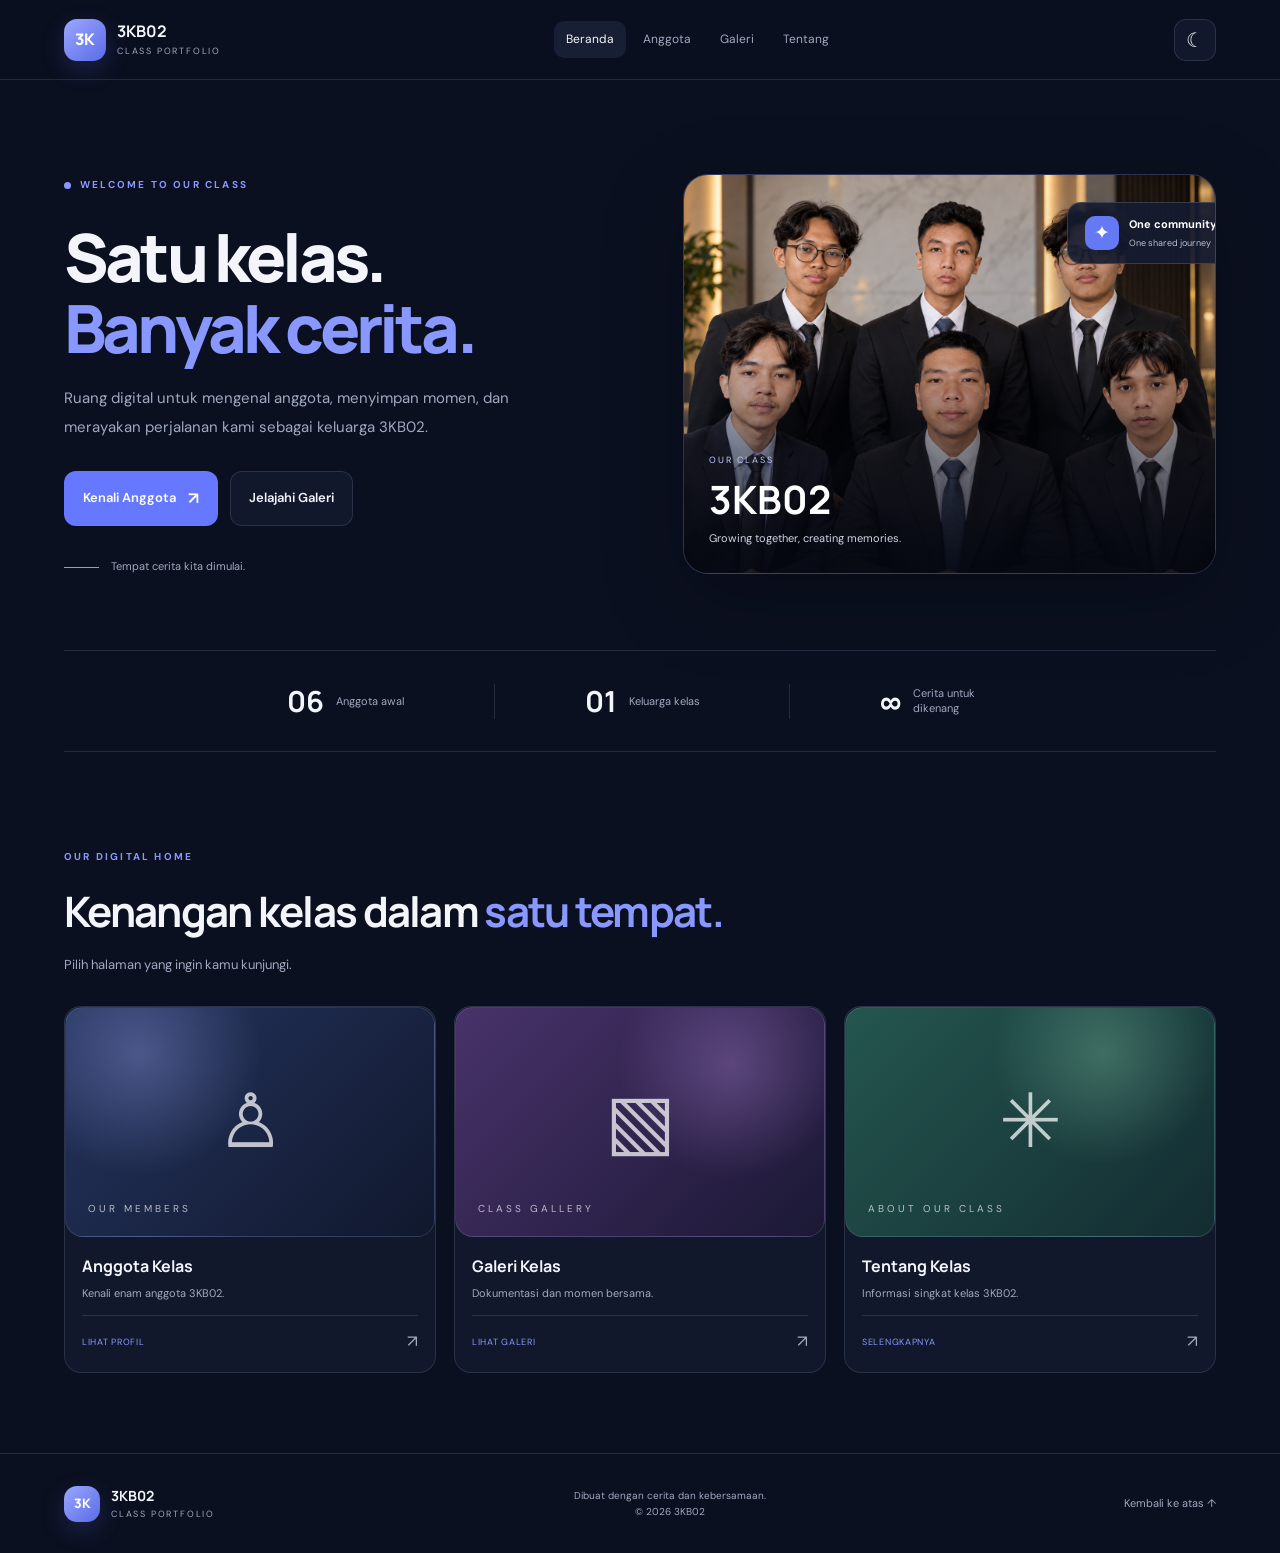
<file: index.html>
<!doctype html>
<html lang="id">
  <head>
    <meta charset="UTF-8" />
    <meta name="viewport" content="width=device-width, initial-scale=1.0" />
    <meta name="description" content="Website portofolio kelas 3KB02" />
    <title>Beranda | 3KB02 Class Portfolio</title>
    <link rel="preconnect" href="https://fonts.googleapis.com" />
    <link
      href="https://fonts.googleapis.com/css2?family=DM+Sans:wght@400;500;600;700&family=Manrope:wght@400;500;600;700;800&display=swap"
      rel="stylesheet" />
    <link rel="stylesheet" href="style.css" />
  </head>
  <body>
    <!-- Checkbox CSS untuk mengganti tema, tanpa JavaScript. -->
    <input
      class="theme-toggle"
      type="checkbox"
      id="theme-toggle"
      aria-label="Ganti mode gelap atau terang" />

    <div class="site">
      <!-- Header navigasi dipakai bersama oleh semua halaman. -->
      <header class="header">
        <a class="brand" href="index.html" aria-label="Beranda 3KB02">
          <span class="brand-mark">3K</span>
          <span class="brand-copy">
            <strong>3KB02</strong>
            <small>CLASS PORTFOLIO</small>
          </span>
        </a>

        <nav class="nav" aria-label="Navigasi utama">
          <a class="active" href="index.html">Beranda</a>
          <a class="" href="anggota.html">Anggota</a>
          <a class="" href="galeri.html">Galeri</a>
          <a class="" href="tentang.html">Tentang</a>
        </nav>

        <label class="theme-button" for="theme-toggle" title="Ganti tema">
          <span class="theme-moon">☾</span>
          <span class="theme-sun">☀</span>
        </label>
      </header>
      <main>
        <!-- HERO: bagian pembuka berisi identitas dan foto kelas. -->
        <section class="hero container" id="home">
          <div class="hero-copy">
            <span class="eyebrow"
              ><span class="eyebrow-dot"></span> WELCOME TO OUR CLASS</span
            >
            <h1>Satu kelas.<br /><span>Banyak cerita.</span></h1>
            <p class="hero-description">
              Ruang digital untuk mengenal anggota, menyimpan momen, dan
              merayakan perjalanan kami sebagai keluarga 3KB02.
            </p>

            <!-- Tombol ini membuka file HTML lain, bukan bagian halaman yang sama. -->
            <div class="hero-actions">
              <a class="button button-primary" href="anggota.html"
                >Kenali Anggota <span>↗</span></a
              >
              <a class="button button-secondary" href="galeri.html"
                >Jelajahi Galeri</a
              >
            </div>

            <div class="hero-note">
              <span class="note-line"></span>
              <span>Tempat cerita kita dimulai.</span>
            </div>
          </div>

          <div class="hero-visual">
            <div class="hero-frame">
              <!-- Simpan foto kelas dengan nama foto-gabungan.jpg di folder assets/foto-kelas. -->
              <img
                class="class-photo"
                src="assets/foto-kelas/foto-gabungan.jpg"
                alt="Foto gabungan kelas 3KB02" />
              <div class="photo-placeholder">
                <span class="placeholder-icon">✦</span>
                <strong>Foto Gabungan 3KB02</strong>
                <small
                  >Letakkan foto di<br />assets/foto-kelas/foto-gabungan.jpg</small
                >
              </div>
              <div class="image-overlay"></div>
              <div class="image-caption">
                <span class="caption-label">OUR CLASS</span>
                <strong>3KB02</strong>
                <span>Growing together, creating memories.</span>
              </div>
              <div class="floating-badge">
                <span class="badge-icon">✦</span>
                <span
                  ><strong>One community</strong
                  ><small>One shared journey</small></span
                >
              </div>
            </div>
          </div>
        </section>

        <!-- STATISTIK SINGKAT KELAS. -->
        <section class="stats container">
          <div class="stat"><strong>06</strong><span>Anggota awal</span></div>
          <div class="stat-divider"></div>
          <div class="stat"><strong>01</strong><span>Keluarga kelas</span></div>
          <div class="stat-divider"></div>
          <div class="stat">
            <strong>∞</strong><span>Cerita untuk dikenang</span>
          </div>
        </section>

        <!-- KARTU MENU MENUJU HALAMAN TERPISAH. -->
        <section class="section container">
          <div class="section-heading">
            <span class="eyebrow">OUR DIGITAL HOME</span>
            <h2 class="section-title">
              Kenangan kelas dalam <span>satu tempat.</span>
            </h2>
            <p>Pilih halaman yang ingin kamu kunjungi.</p>
          </div>

          <div class="member-grid">
            <a class="member-card" href="anggota.html">
              <div class="gallery-art art-blue">
                <span class="gallery-symbol">♙</span
                ><span class="gallery-label">OUR MEMBERS</span>
              </div>
              <div class="member-content">
                <h3>Anggota Kelas</h3>
                <p class="member-npm">Kenali enam anggota 3KB02.</p>
                <div class="member-bottom">
                  <span class="member-tag">Lihat profil</span
                  ><span class="member-arrow">↗</span>
                </div>
              </div>
            </a>
            <a class="member-card" href="galeri.html">
              <div class="gallery-art art-purple">
                <span class="gallery-symbol">▧</span
                ><span class="gallery-label">CLASS GALLERY</span>
              </div>
              <div class="member-content">
                <h3>Galeri Kelas</h3>
                <p class="member-npm">Dokumentasi dan momen bersama.</p>
                <div class="member-bottom">
                  <span class="member-tag">Lihat galeri</span
                  ><span class="member-arrow">↗</span>
                </div>
              </div>
            </a>
            <a class="member-card" href="tentang.html">
              <div class="gallery-art art-green">
                <span class="gallery-symbol">✳</span
                ><span class="gallery-label">ABOUT OUR CLASS</span>
              </div>
              <div class="member-content">
                <h3>Tentang Kelas</h3>
                <p class="member-npm">Informasi singkat kelas 3KB02.</p>
                <div class="member-bottom">
                  <span class="member-tag">Selengkapnya</span
                  ><span class="member-arrow">↗</span>
                </div>
              </div>
            </a>
          </div>
        </section>
      </main>

      <!-- Footer ditampilkan di bagian bawah setiap halaman. -->
      <footer class="footer">
        <a class="brand" href="index.html">
          <span class="brand-mark">3K</span>
          <span class="brand-copy">
            <strong>3KB02</strong>
            <small>CLASS PORTFOLIO</small>
          </span>
        </a>
        <p>Dibuat dengan cerita dan kebersamaan.<br />© 2026 3KB02</p>
        <a class="back-top" href="#">Kembali ke atas ↑</a>
      </footer>
    </div>
  </body>
</html>
</file>
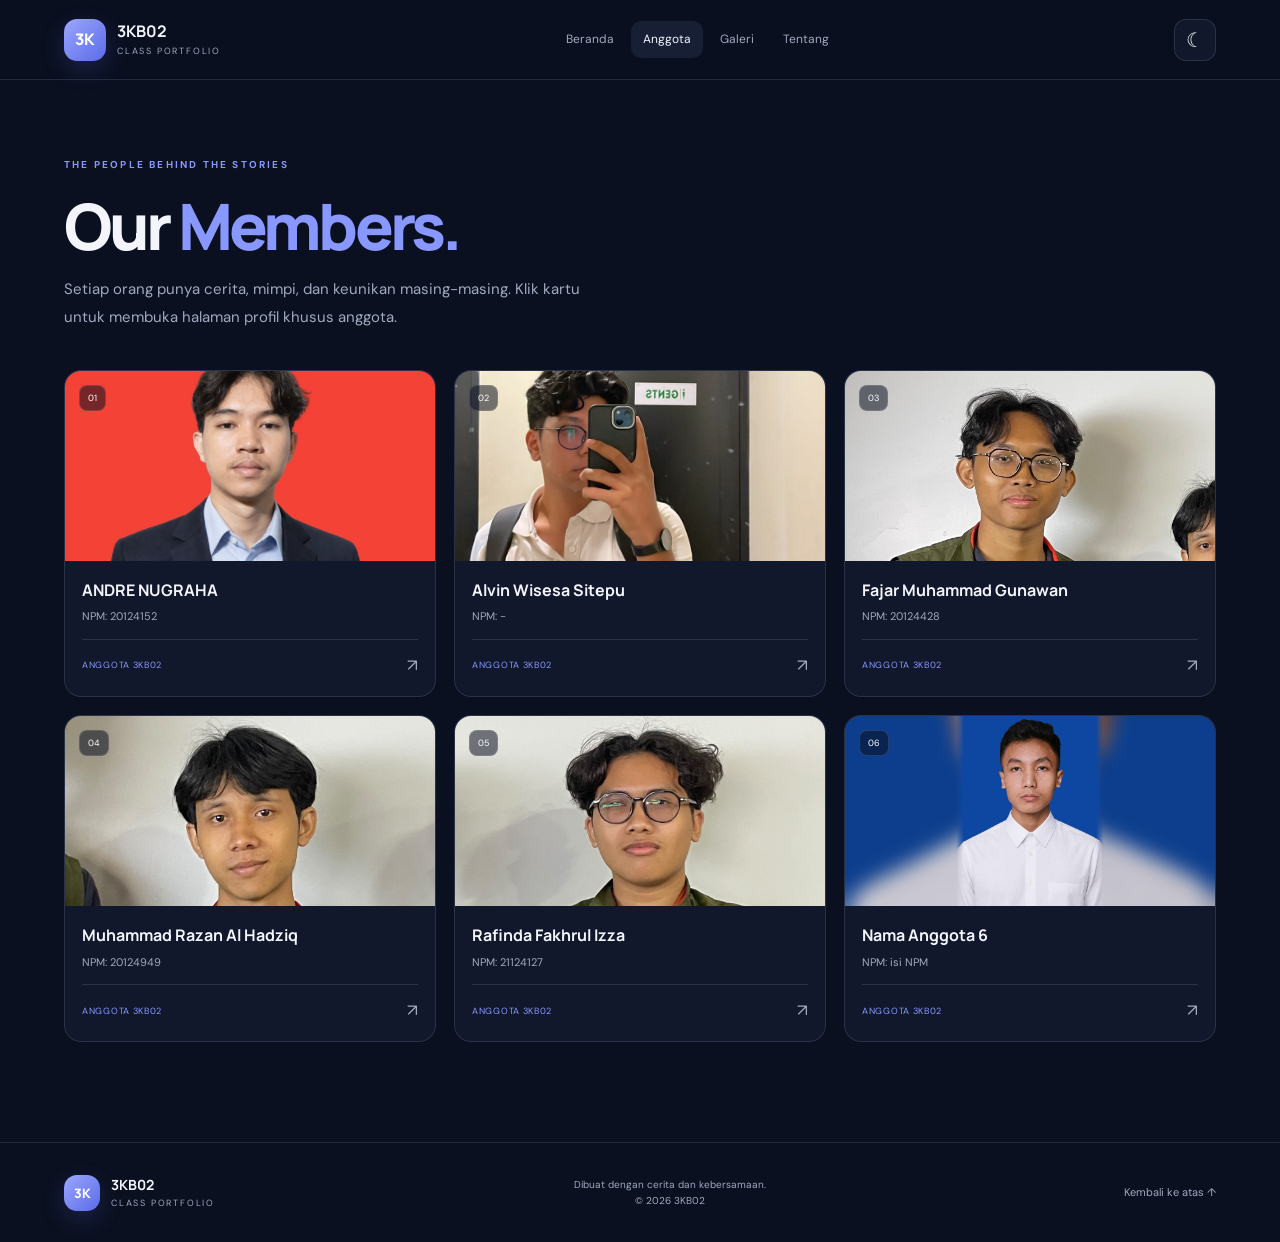
<file: anggota.html>
<!doctype html>
<html lang="id">
  <head>
    <meta charset="UTF-8" />
    <meta name="viewport" content="width=device-width, initial-scale=1.0" />
    <meta name="description" content="Website portofolio kelas 3KB02" />
    <title>Anggota Kelas | 3KB02 Class Portfolio</title>
    <link rel="preconnect" href="https://fonts.googleapis.com" />
    <link
      href="https://fonts.googleapis.com/css2?family=DM+Sans:wght@400;500;600;700&family=Manrope:wght@400;500;600;700;800&display=swap"
      rel="stylesheet" />
    <link rel="stylesheet" href="style.css" />
  </head>
  <body>
    <!-- Checkbox CSS untuk mengganti tema, tanpa JavaScript. -->
    <input
      class="theme-toggle"
      type="checkbox"
      id="theme-toggle"
      aria-label="Ganti mode gelap atau terang" />

    <div class="site">
      <!-- Header navigasi dipakai bersama oleh semua halaman. -->
      <header class="header">
        <a class="brand" href="index.html" aria-label="Beranda 3KB02">
          <span class="brand-mark">3K</span>
          <span class="brand-copy">
            <strong>3KB02</strong>
            <small>CLASS PORTFOLIO</small>
          </span>
        </a>

        <nav class="nav" aria-label="Navigasi utama">
          <a class="" href="index.html">Beranda</a>
          <a class="active" href="anggota.html">Anggota</a>
          <a class="" href="galeri.html">Galeri</a>
          <a class="" href="tentang.html">Tentang</a>
        </nav>

        <label class="theme-button" for="theme-toggle" title="Ganti tema">
          <span class="theme-moon">☾</span>
          <span class="theme-sun">☀</span>
        </label>
      </header>
      <main class="page-main container">
        <span class="eyebrow">THE PEOPLE BEHIND THE STORIES</span>
        <h1 class="page-title">Our <span>Members.</span></h1>
        <p class="page-description">
          Setiap orang punya cerita, mimpi, dan keunikan masing-masing. Klik
          kartu untuk membuka halaman profil khusus anggota.
        </p>

        <!-- Setiap kartu menuju file profil masing-masing. -->
        <div class="member-grid">
          <!-- Kartu anggota 1; klik untuk membuka profil-1.html. -->
          <a class="member-card" href="profil-1.html">
            <div class="member-art">
              <img
                src="assets/foto-anggota/anggota-1.jpg"
                alt="Foto anggota 1" />
              <span class="member-initial">A1</span>
              <span class="member-number">01</span>
            </div>
            <div class="member-content">
              <h3>ANDRE NUGRAHA</h3>
              <p class="member-npm">NPM: 20124152</p>
              <div class="member-bottom">
                <span class="member-tag">Anggota 3KB02</span>
                <span class="member-arrow">↗</span>
              </div>
            </div>
          </a>
          <!-- Kartu anggota 2; klik untuk membuka profil-2.html. -->
          <a class="member-card" href="profil-2.html">
            <div class="member-art">
              <img
                src="assets/foto-anggota/anggota-2.jpg"
                alt="Foto anggota 2" />
              <span class="member-initial">A2</span>
              <span class="member-number">02</span>
            </div>
            <div class="member-content">
              <h3>Alvin Wisesa Sitepu</h3>
              <p class="member-npm">NPM: -</p>
              <div class="member-bottom">
                <span class="member-tag">Anggota 3KB02</span>
                <span class="member-arrow">↗</span>
              </div>
            </div>
          </a>
          <!-- Kartu anggota 3; klik untuk membuka profil-3.html. -->
          <a class="member-card" href="profil-3.html">
            <div class="member-art">
              <img
                src="assets/foto-anggota/anggota-3.jpg"
                alt="Foto anggota 3" />
              <span class="member-initial">A3</span>
              <span class="member-number">03</span>
            </div>
            <div class="member-content">
              <h3>Fajar Muhammad Gunawan</h3>
              <p class="member-npm">NPM: 20124428</p>
              <div class="member-bottom">
                <span class="member-tag">Anggota 3KB02</span>
                <span class="member-arrow">↗</span>
              </div>
            </div>
          </a>
          <!-- Kartu anggota 4; klik untuk membuka profil-4.html. -->
          <a class="member-card" href="profil-4.html">
            <div class="member-art">
              <img
                src="assets/foto-anggota/anggota-4.jpg"
                alt="Foto anggota 4" />
              <span class="member-initial">A4</span>
              <span class="member-number">04</span>
            </div>
            <div class="member-content">
              <h3>Muhammad Razan Al Hadziq</h3>
              <p class="member-npm">NPM: 20124949</p>
              <div class="member-bottom">
                <span class="member-tag">Anggota 3KB02</span>
                <span class="member-arrow">↗</span>
              </div>
            </div>
          </a>
          <!-- Kartu anggota 5; klik untuk membuka profil-5.html. -->
          <a class="member-card" href="profil-5.html">
            <div class="member-art">
              <img
                src="assets/foto-anggota/anggota-5.jpg"
                alt="Foto anggota 5" />
              <span class="member-initial">A5</span>
              <span class="member-number">05</span>
            </div>
            <div class="member-content">
              <h3>Rafinda Fakhrul Izza</h3>
              <p class="member-npm">NPM: 21124127</p>
              <div class="member-bottom">
                <span class="member-tag">Anggota 3KB02</span>
                <span class="member-arrow">↗</span>
              </div>
            </div>
          </a>
          <!-- Kartu anggota 6; klik untuk membuka profil-6.html. -->
          <a class="member-card" href="profil-6.html">
            <div class="member-art">
              <img
                src="assets/foto-anggota/anggota-6.jpg"
                alt="Foto anggota 6" />
              <span class="member-initial">A6</span>
              <span class="member-number">06</span>
            </div>
            <div class="member-content">
              <h3>Nama Anggota 6</h3>
              <p class="member-npm">NPM: isi NPM</p>
              <div class="member-bottom">
                <span class="member-tag">Anggota 3KB02</span>
                <span class="member-arrow">↗</span>
              </div>
            </div>
          </a>
        </div>
      </main>

      <!-- Footer ditampilkan di bagian bawah setiap halaman. -->
      <footer class="footer">
        <a class="brand" href="index.html">
          <span class="brand-mark">3K</span>
          <span class="brand-copy">
            <strong>3KB02</strong>
            <small>CLASS PORTFOLIO</small>
          </span>
        </a>
        <p>Dibuat dengan cerita dan kebersamaan.<br />© 2026 3KB02</p>
        <a class="back-top" href="#">Kembali ke atas ↑</a>
      </footer>
    </div>
  </body>
</html>
</file>
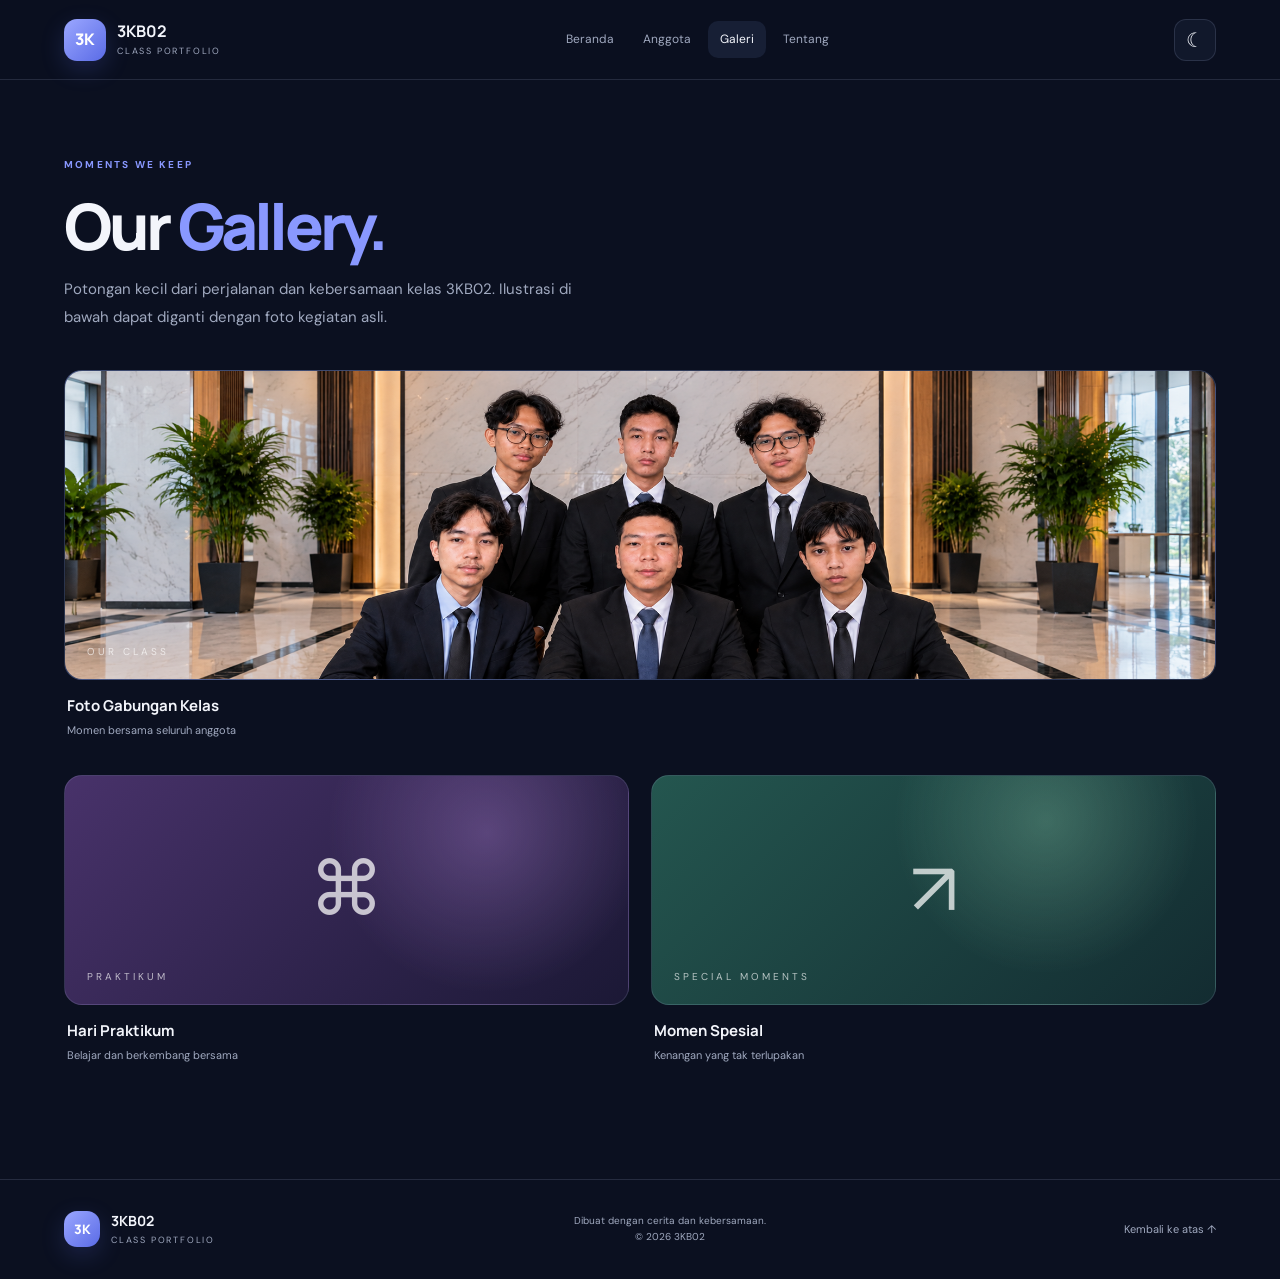
<file: galeri.html>
<!doctype html>
<html lang="id">
  <head>
    <meta charset="UTF-8" />
    <meta name="viewport" content="width=device-width, initial-scale=1.0" />
    <meta name="description" content="Website portofolio kelas 3KB02" />
    <title>Galeri Kelas | 3KB02 Class Portfolio</title>
    <link rel="preconnect" href="https://fonts.googleapis.com" />
    <link
      href="https://fonts.googleapis.com/css2?family=DM+Sans:wght@400;500;600;700&family=Manrope:wght@400;500;600;700;800&display=swap"
      rel="stylesheet" />
    <link rel="stylesheet" href="style.css" />
  </head>
  <body>
    <!-- Checkbox CSS untuk mengganti tema, tanpa JavaScript. -->
    <input
      class="theme-toggle"
      type="checkbox"
      id="theme-toggle"
      aria-label="Ganti mode gelap atau terang" />

    <div class="site">
      <!-- Header navigasi dipakai bersama oleh semua halaman. -->
      <header class="header">
        <a class="brand" href="index.html" aria-label="Beranda 3KB02">
          <span class="brand-mark">3K</span>
          <span class="brand-copy">
            <strong>3KB02</strong>
            <small>CLASS PORTFOLIO</small>
          </span>
        </a>

        <nav class="nav" aria-label="Navigasi utama">
          <a class="" href="index.html">Beranda</a>
          <a class="" href="anggota.html">Anggota</a>
          <a class="active" href="galeri.html">Galeri</a>
          <a class="" href="tentang.html">Tentang</a>
        </nav>

        <label class="theme-button" for="theme-toggle" title="Ganti tema">
          <span class="theme-moon">☾</span>
          <span class="theme-sun">☀</span>
        </label>
      </header>
      <main class="page-main container">
        <span class="eyebrow">MOMENTS WE KEEP</span>
        <h1 class="page-title">Our <span>Gallery.</span></h1>
        <p class="page-description">
          Potongan kecil dari perjalanan dan kebersamaan kelas 3KB02. Ilustrasi
          di bawah dapat diganti dengan foto kegiatan asli.
        </p>

        <div class="gallery-grid">
          <article class="gallery-card gallery-card-wide">
            <!-- Foto gabungan kelas -->
            <div class="gallery-art art-blue">
              <img
                src="assets/foto-kelas/foto-gabungan1.jpg"
                alt="Foto gabungan kelas 3KB02"
                class="gallery-photo" />
              <span class="gallery-label">OUR CLASS</span>
            </div>

            <div class="gallery-info">
              <div>
                <h3>Foto Gabungan Kelas</h3>
                <p>Momen bersama seluruh anggota</p>
              </div>
            </div>
          </article>
          <article class="gallery-card">
            <div class="gallery-art art-purple">
              <span class="gallery-symbol">⌘</span
              ><span class="gallery-label">PRAKTIKUM</span>
            </div>
            <div class="gallery-info">
              <div>
                <h3>Hari Praktikum</h3>
                <p>Belajar dan berkembang bersama</p>
              </div>
            </div>
          </article>
          <article class="gallery-card">
            <div class="gallery-art art-green">
              <span class="gallery-symbol">↗</span
              ><span class="gallery-label">SPECIAL MOMENTS</span>
            </div>
            <div class="gallery-info">
              <div>
                <h3>Momen Spesial</h3>
                <p>Kenangan yang tak terlupakan</p>
              </div>
            </div>
          </article>
        </div>
      </main>

      <!-- Footer ditampilkan di bagian bawah setiap halaman. -->
      <footer class="footer">
        <a class="brand" href="index.html">
          <span class="brand-mark">3K</span>
          <span class="brand-copy">
            <strong>3KB02</strong>
            <small>CLASS PORTFOLIO</small>
          </span>
        </a>
        <p>Dibuat dengan cerita dan kebersamaan.<br />© 2026 3KB02</p>
        <a class="back-top" href="#">Kembali ke atas ↑</a>
      </footer>
    </div>
  </body>
</html>
</file>
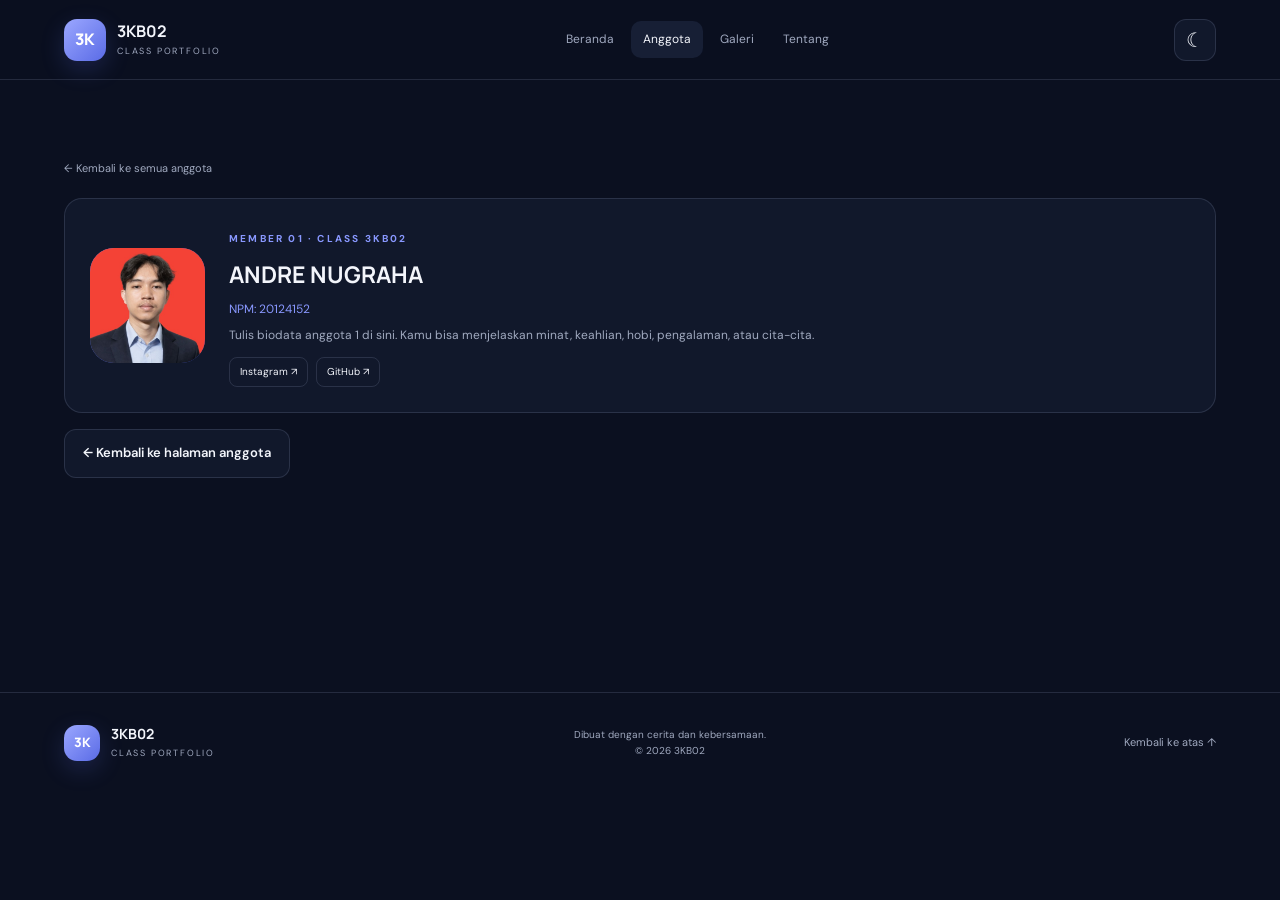
<file: profil-1.html>
<!doctype html>
<html lang="id">
  <head>
    <meta charset="UTF-8" />
    <meta name="viewport" content="width=device-width, initial-scale=1.0" />
    <meta name="description" content="Website portofolio kelas 3KB02" />
    <title>Profil Anggota 1 | 3KB02 Class Portfolio</title>
    <link rel="preconnect" href="https://fonts.googleapis.com" />
    <link
      href="https://fonts.googleapis.com/css2?family=DM+Sans:wght@400;500;600;700&family=Manrope:wght@400;500;600;700;800&display=swap"
      rel="stylesheet" />
    <link rel="stylesheet" href="style.css" />
  </head>
  <body>
    <!-- Checkbox CSS untuk mengganti tema, tanpa JavaScript. -->
    <input
      class="theme-toggle"
      type="checkbox"
      id="theme-toggle"
      aria-label="Ganti mode gelap atau terang" />

    <div class="site">
      <!-- Header navigasi dipakai bersama oleh semua halaman. -->
      <header class="header">
        <a class="brand" href="index.html" aria-label="Beranda 3KB02">
          <span class="brand-mark">3K</span>
          <span class="brand-copy">
            <strong>3KB02</strong>
            <small>CLASS PORTFOLIO</small>
          </span>
        </a>

        <nav class="nav" aria-label="Navigasi utama">
          <a class="" href="index.html">Beranda</a>
          <a class="active" href="anggota.html">Anggota</a>
          <a class="" href="galeri.html">Galeri</a>
          <a class="" href="tentang.html">Tentang</a>
        </nav>

        <label class="theme-button" for="theme-toggle" title="Ganti tema">
          <span class="theme-moon">☾</span>
          <span class="theme-sun">☀</span>
        </label>
      </header>
      <main class="page-main container">
        <a class="back-link" href="anggota.html">← Kembali ke semua anggota</a>

        <!-- Profil anggota 1. Ganti nama, NPM, foto, biodata, dan akun media sosial. -->
        <section class="profile-card">
          <div class="profile-photo">
            <img
              src="assets/foto-anggota/anggota-1.jpg"
              alt="Foto Nama Anggota 1" />
            <span>A1</span>
          </div>

          <div>
            <span class="eyebrow">MEMBER 01 · CLASS 3KB02</span>
            <h2>ANDRE NUGRAHA</h2>
            <p class="profile-npm">NPM: 20124152</p>
            <p>
              Tulis biodata anggota 1 di sini. Kamu bisa menjelaskan minat,
              keahlian, hobi, pengalaman, atau cita-cita.
            </p>

            <div class="social-links">
              <a
                href="https://instagram.com/"
                target="_blank"
                rel="noopener noreferrer"
                >Instagram ↗</a
              >
              <a
                href="https://github.com/"
                target="_blank"
                rel="noopener noreferrer"
                >GitHub ↗</a
              >
            </div>
          </div>
        </section>

        <a class="button button-secondary" href="anggota.html"
          >← Kembali ke halaman anggota</a
        >
      </main>

      <!-- Footer ditampilkan di bagian bawah setiap halaman. -->
      <footer class="footer">
        <a class="brand" href="index.html">
          <span class="brand-mark">3K</span>
          <span class="brand-copy">
            <strong>3KB02</strong>
            <small>CLASS PORTFOLIO</small>
          </span>
        </a>
        <p>Dibuat dengan cerita dan kebersamaan.<br />© 2026 3KB02</p>
        <a class="back-top" href="#">Kembali ke atas ↑</a>
      </footer>
    </div>
  </body>
</html>
</file>
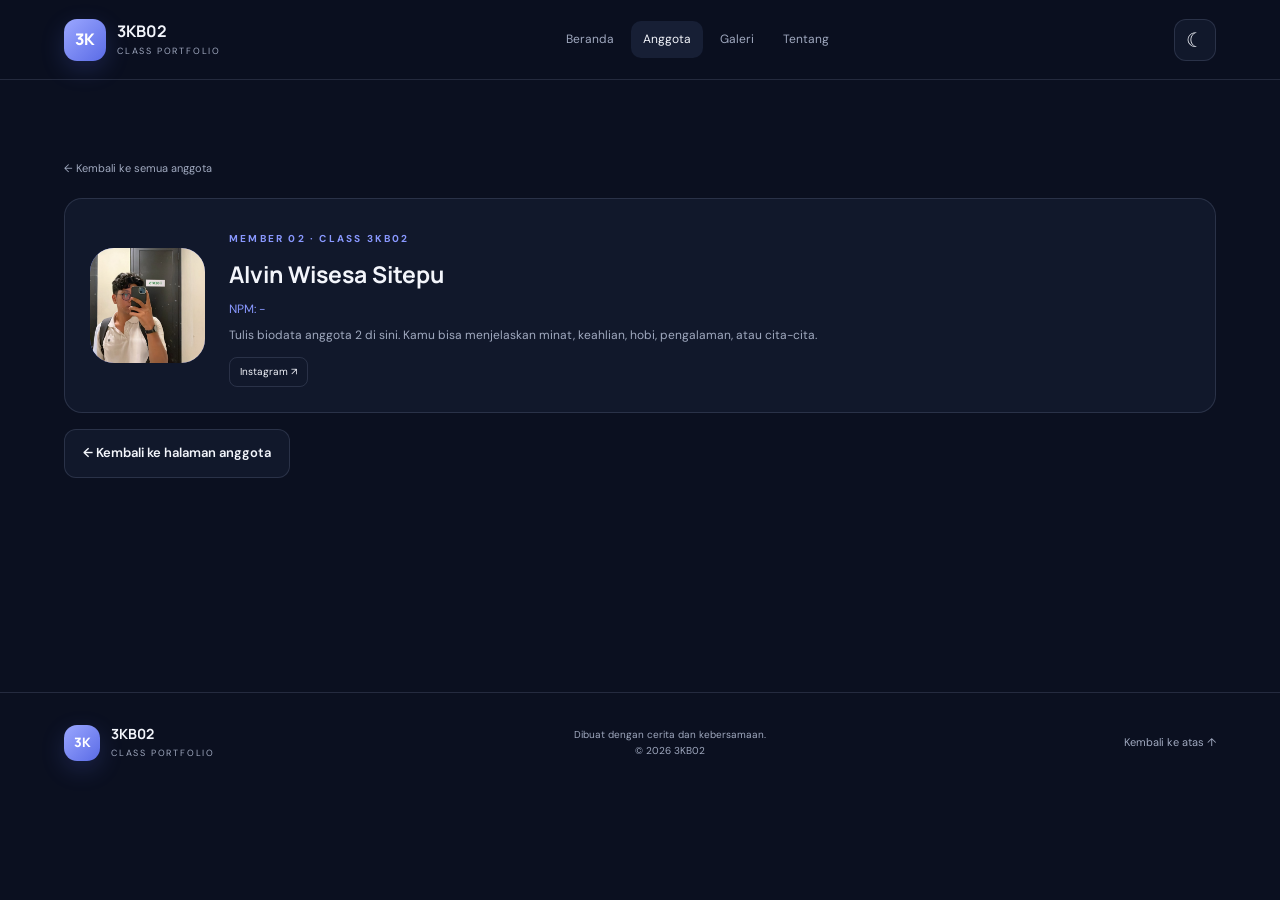
<file: profil-2.html>
<!doctype html>
<html lang="id">
  <head>
    <meta charset="UTF-8" />
    <meta name="viewport" content="width=device-width, initial-scale=1.0" />
    <meta name="description" content="Website portofolio kelas 3KB02" />
    <title>Profil Anggota 2 | 3KB02 Class Portfolio</title>
    <link rel="preconnect" href="https://fonts.googleapis.com" />
    <link
      href="https://fonts.googleapis.com/css2?family=DM+Sans:wght@400;500;600;700&family=Manrope:wght@400;500;600;700;800&display=swap"
      rel="stylesheet" />
    <link rel="stylesheet" href="style.css" />
  </head>
  <body>
    <!-- Checkbox CSS untuk mengganti tema, tanpa JavaScript. -->
    <input
      class="theme-toggle"
      type="checkbox"
      id="theme-toggle"
      aria-label="Ganti mode gelap atau terang" />

    <div class="site">
      <!-- Header navigasi dipakai bersama oleh semua halaman. -->
      <header class="header">
        <a class="brand" href="index.html" aria-label="Beranda 3KB02">
          <span class="brand-mark">3K</span>
          <span class="brand-copy">
            <strong>3KB02</strong>
            <small>CLASS PORTFOLIO</small>
          </span>
        </a>

        <nav class="nav" aria-label="Navigasi utama">
          <a class="" href="index.html">Beranda</a>
          <a class="active" href="anggota.html">Anggota</a>
          <a class="" href="galeri.html">Galeri</a>
          <a class="" href="tentang.html">Tentang</a>
        </nav>

        <label class="theme-button" for="theme-toggle" title="Ganti tema">
          <span class="theme-moon">☾</span>
          <span class="theme-sun">☀</span>
        </label>
      </header>
      <main class="page-main container">
        <a class="back-link" href="anggota.html">← Kembali ke semua anggota</a>

        <!-- Profil anggota 2. Ganti nama, NPM, foto, biodata, dan akun media sosial. -->
        <section class="profile-card">
          <div class="profile-photo">
            <img
              src="assets/foto-anggota/anggota-2.jpg"
              alt="Foto Nama Anggota 2" />
            <span>A2</span>
          </div>

          <div>
            <span class="eyebrow">MEMBER 02 · CLASS 3KB02</span>
            <h2>Alvin Wisesa Sitepu</h2>
            <p class="profile-npm">NPM: -</p>
            <p>
              Tulis biodata anggota 2 di sini. Kamu bisa menjelaskan minat,
              keahlian, hobi, pengalaman, atau cita-cita.
            </p>

            <div class="social-links">
              <a
                href="https://instagram.com/"
                target="_blank"
                rel="noopener noreferrer"
                >Instagram ↗</a
              >
            </div>
          </div>
        </section>

        <a class="button button-secondary" href="anggota.html"
          >← Kembali ke halaman anggota</a
        >
      </main>

      <!-- Footer ditampilkan di bagian bawah setiap halaman. -->
      <footer class="footer">
        <a class="brand" href="index.html">
          <span class="brand-mark">3K</span>
          <span class="brand-copy">
            <strong>3KB02</strong>
            <small>CLASS PORTFOLIO</small>
          </span>
        </a>
        <p>Dibuat dengan cerita dan kebersamaan.<br />© 2026 3KB02</p>
        <a class="back-top" href="#">Kembali ke atas ↑</a>
      </footer>
    </div>
  </body>
</html>
</file>
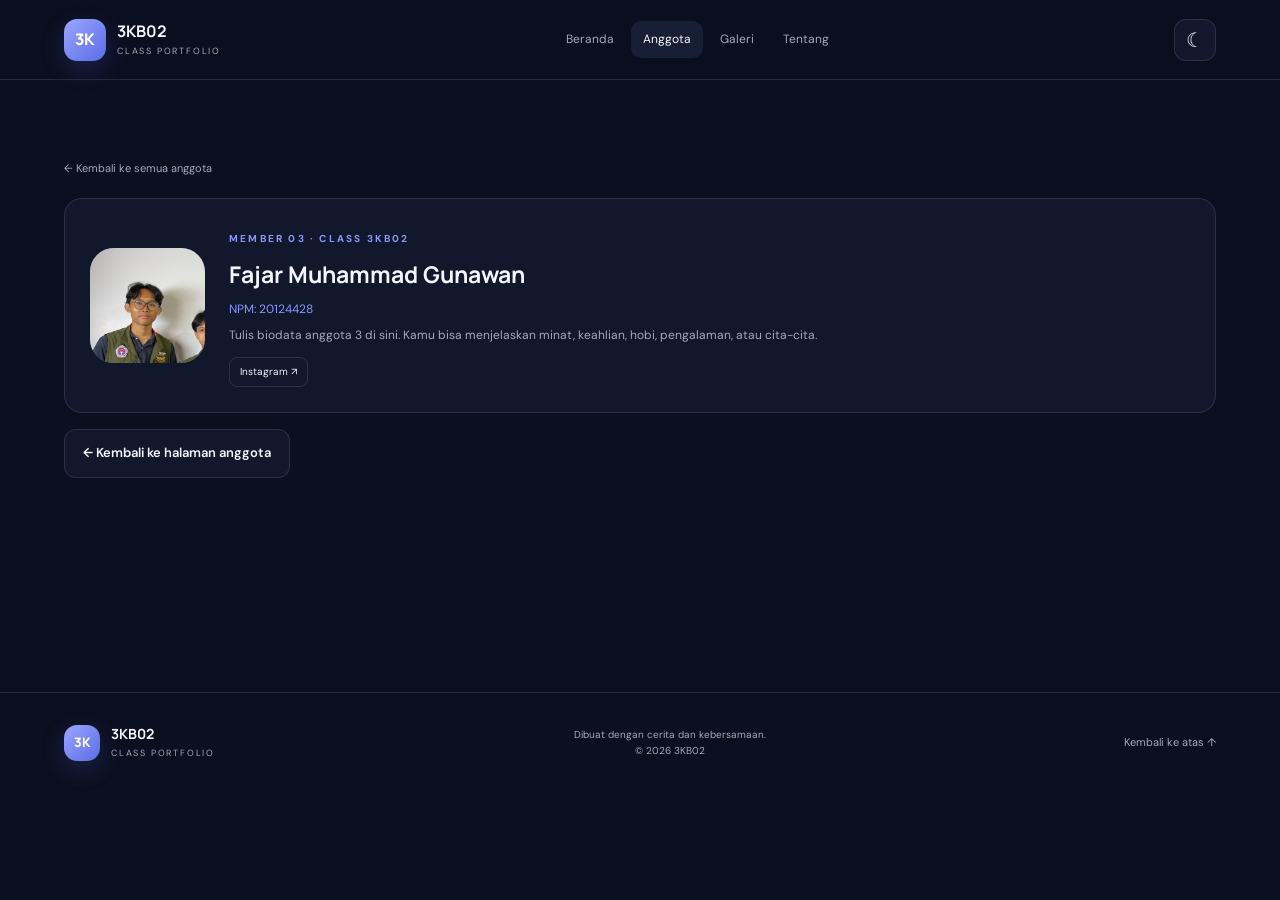
<file: profil-3.html>
<!doctype html>
<html lang="id">
  <head>
    <meta charset="UTF-8" />
    <meta name="viewport" content="width=device-width, initial-scale=1.0" />
    <meta name="description" content="Website portofolio kelas 3KB02" />
    <title>Profil Anggota 3 | 3KB02 Class Portfolio</title>
    <link rel="preconnect" href="https://fonts.googleapis.com" />
    <link
      href="https://fonts.googleapis.com/css2?family=DM+Sans:wght@400;500;600;700&family=Manrope:wght@400;500;600;700;800&display=swap"
      rel="stylesheet" />
    <link rel="stylesheet" href="style.css" />
  </head>
  <body>
    <!-- Checkbox CSS untuk mengganti tema, tanpa JavaScript. -->
    <input
      class="theme-toggle"
      type="checkbox"
      id="theme-toggle"
      aria-label="Ganti mode gelap atau terang" />

    <div class="site">
      <!-- Header navigasi dipakai bersama oleh semua halaman. -->
      <header class="header">
        <a class="brand" href="index.html" aria-label="Beranda 3KB02">
          <span class="brand-mark">3K</span>
          <span class="brand-copy">
            <strong>3KB02</strong>
            <small>CLASS PORTFOLIO</small>
          </span>
        </a>

        <nav class="nav" aria-label="Navigasi utama">
          <a class="" href="index.html">Beranda</a>
          <a class="active" href="anggota.html">Anggota</a>
          <a class="" href="galeri.html">Galeri</a>
          <a class="" href="tentang.html">Tentang</a>
        </nav>

        <label class="theme-button" for="theme-toggle" title="Ganti tema">
          <span class="theme-moon">☾</span>
          <span class="theme-sun">☀</span>
        </label>
      </header>
      <main class="page-main container">
        <a class="back-link" href="anggota.html">← Kembali ke semua anggota</a>

        <!-- Profil anggota 3. Ganti nama, NPM, foto, biodata, dan akun media sosial. -->
        <section class="profile-card">
          <div class="profile-photo">
            <img
              src="assets/foto-anggota/anggota-3.jpg"
              alt="Foto Nama Anggota 3" />
            <span>A3</span>
          </div>

          <div>
            <span class="eyebrow">MEMBER 03 · CLASS 3KB02</span>
            <h2>Fajar Muhammad Gunawan</h2>
            <p class="profile-npm">NPM: 20124428</p>
            <p>
              Tulis biodata anggota 3 di sini. Kamu bisa menjelaskan minat,
              keahlian, hobi, pengalaman, atau cita-cita.
            </p>

            <div class="social-links">
              <a
                href="https://instagram.com/"
                target="_blank"
                rel="noopener noreferrer"
                >Instagram ↗</a
              >
            </div>
          </div>
        </section>

        <a class="button button-secondary" href="anggota.html"
          >← Kembali ke halaman anggota</a
        >
      </main>

      <!-- Footer ditampilkan di bagian bawah setiap halaman. -->
      <footer class="footer">
        <a class="brand" href="index.html">
          <span class="brand-mark">3K</span>
          <span class="brand-copy">
            <strong>3KB02</strong>
            <small>CLASS PORTFOLIO</small>
          </span>
        </a>
        <p>Dibuat dengan cerita dan kebersamaan.<br />© 2026 3KB02</p>
        <a class="back-top" href="#">Kembali ke atas ↑</a>
      </footer>
    </div>
  </body>
</html>
</file>
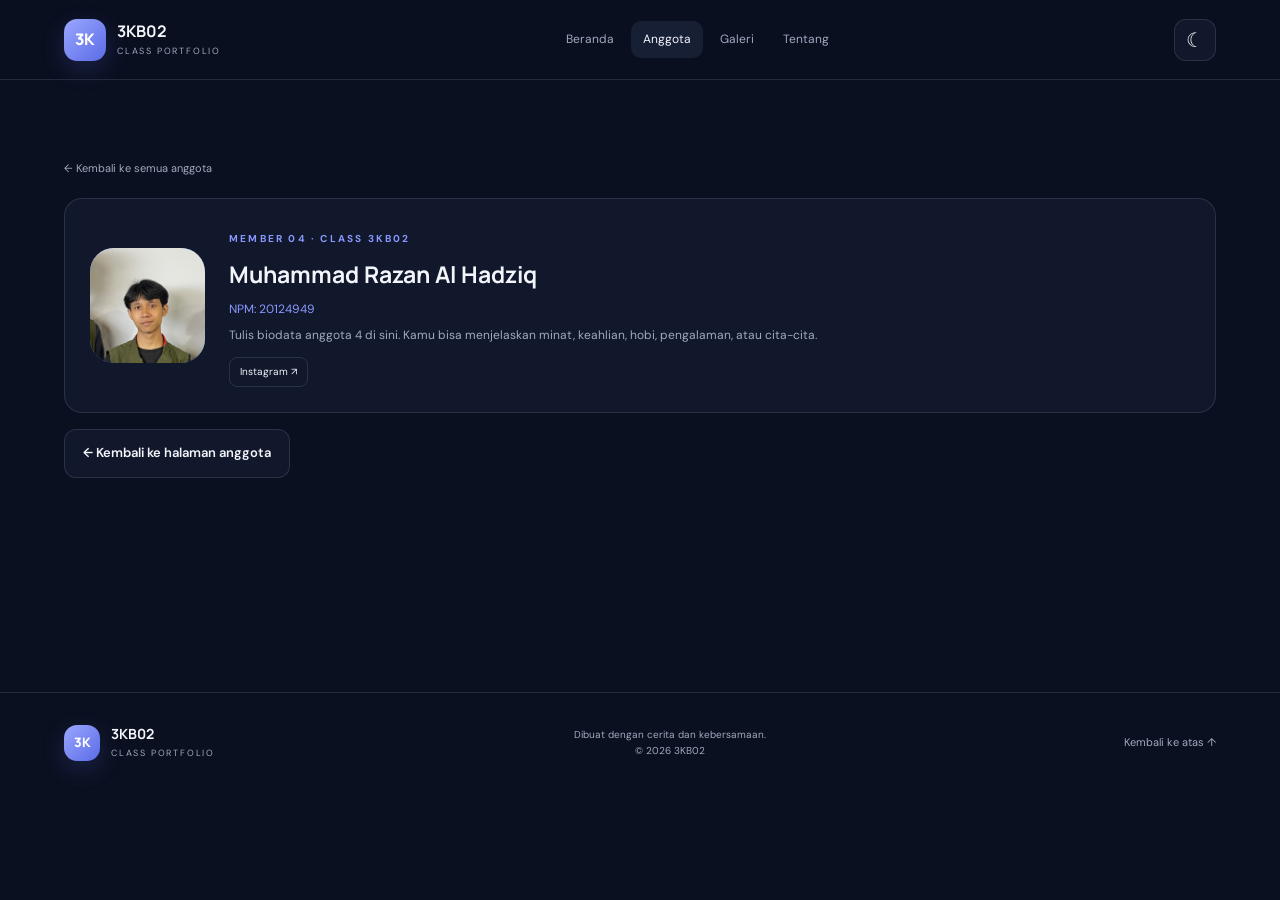
<file: profil-4.html>
<!doctype html>
<html lang="id">
  <head>
    <meta charset="UTF-8" />
    <meta name="viewport" content="width=device-width, initial-scale=1.0" />
    <meta name="description" content="Website portofolio kelas 3KB02" />
    <title>Profil Anggota 4 | 3KB02 Class Portfolio</title>
    <link rel="preconnect" href="https://fonts.googleapis.com" />
    <link
      href="https://fonts.googleapis.com/css2?family=DM+Sans:wght@400;500;600;700&family=Manrope:wght@400;500;600;700;800&display=swap"
      rel="stylesheet" />
    <link rel="stylesheet" href="style.css" />
  </head>
  <body>
    <!-- Checkbox CSS untuk mengganti tema, tanpa JavaScript. -->
    <input
      class="theme-toggle"
      type="checkbox"
      id="theme-toggle"
      aria-label="Ganti mode gelap atau terang" />

    <div class="site">
      <!-- Header navigasi dipakai bersama oleh semua halaman. -->
      <header class="header">
        <a class="brand" href="index.html" aria-label="Beranda 3KB02">
          <span class="brand-mark">3K</span>
          <span class="brand-copy">
            <strong>3KB02</strong>
            <small>CLASS PORTFOLIO</small>
          </span>
        </a>

        <nav class="nav" aria-label="Navigasi utama">
          <a class="" href="index.html">Beranda</a>
          <a class="active" href="anggota.html">Anggota</a>
          <a class="" href="galeri.html">Galeri</a>
          <a class="" href="tentang.html">Tentang</a>
        </nav>

        <label class="theme-button" for="theme-toggle" title="Ganti tema">
          <span class="theme-moon">☾</span>
          <span class="theme-sun">☀</span>
        </label>
      </header>
      <main class="page-main container">
        <a class="back-link" href="anggota.html">← Kembali ke semua anggota</a>

        <!-- Profil anggota 4. Ganti nama, NPM, foto, biodata, dan akun media sosial. -->
        <section class="profile-card">
          <div class="profile-photo">
            <img
              src="assets/foto-anggota/anggota-4.jpg"
              alt="Foto Nama Anggota 4" />
            <span>A4</span>
          </div>

          <div>
            <span class="eyebrow">MEMBER 04 · CLASS 3KB02</span>
            <h2>Muhammad Razan Al Hadziq</h2>
            <p class="profile-npm">NPM: 20124949</p>
            <p>
              Tulis biodata anggota 4 di sini. Kamu bisa menjelaskan minat,
              keahlian, hobi, pengalaman, atau cita-cita.
            </p>

            <div class="social-links">
              <a
                href="https://instagram.com/"
                target="_blank"
                rel="noopener noreferrer"
                >Instagram ↗</a
              >
            </div>
          </div>
        </section>

        <a class="button button-secondary" href="anggota.html"
          >← Kembali ke halaman anggota</a
        >
      </main>

      <!-- Footer ditampilkan di bagian bawah setiap halaman. -->
      <footer class="footer">
        <a class="brand" href="index.html">
          <span class="brand-mark">3K</span>
          <span class="brand-copy">
            <strong>3KB02</strong>
            <small>CLASS PORTFOLIO</small>
          </span>
        </a>
        <p>Dibuat dengan cerita dan kebersamaan.<br />© 2026 3KB02</p>
        <a class="back-top" href="#">Kembali ke atas ↑</a>
      </footer>
    </div>
  </body>
</html>
</file>
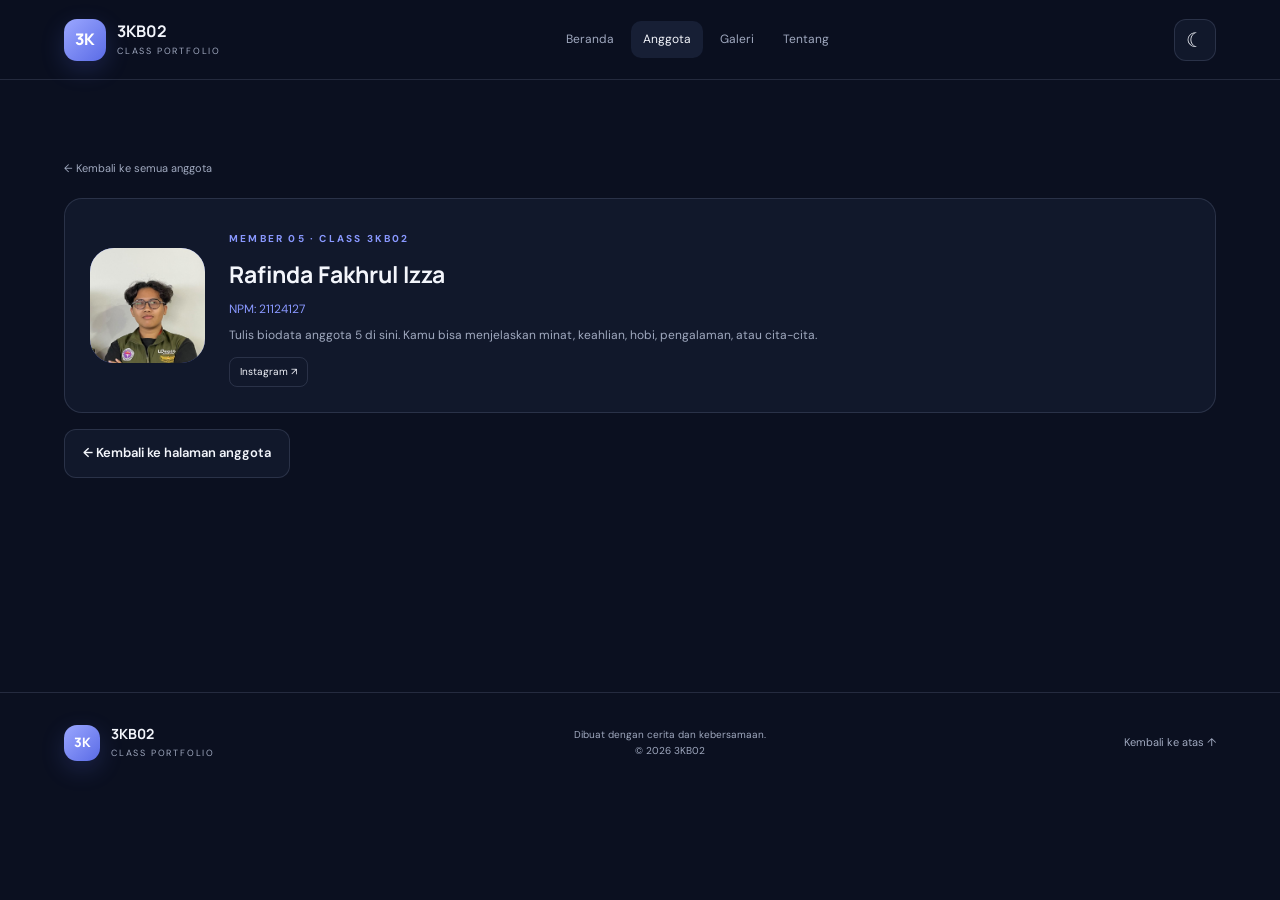
<file: profil-5.html>
<!doctype html>
<html lang="id">
  <head>
    <meta charset="UTF-8" />
    <meta name="viewport" content="width=device-width, initial-scale=1.0" />
    <meta name="description" content="Website portofolio kelas 3KB02" />
    <title>Profil Anggota 5 | 3KB02 Class Portfolio</title>
    <link rel="preconnect" href="https://fonts.googleapis.com" />
    <link
      href="https://fonts.googleapis.com/css2?family=DM+Sans:wght@400;500;600;700&family=Manrope:wght@400;500;600;700;800&display=swap"
      rel="stylesheet" />
    <link rel="stylesheet" href="style.css" />
  </head>
  <body>
    <!-- Checkbox CSS untuk mengganti tema, tanpa JavaScript. -->
    <input
      class="theme-toggle"
      type="checkbox"
      id="theme-toggle"
      aria-label="Ganti mode gelap atau terang" />

    <div class="site">
      <!-- Header navigasi dipakai bersama oleh semua halaman. -->
      <header class="header">
        <a class="brand" href="index.html" aria-label="Beranda 3KB02">
          <span class="brand-mark">3K</span>
          <span class="brand-copy">
            <strong>3KB02</strong>
            <small>CLASS PORTFOLIO</small>
          </span>
        </a>

        <nav class="nav" aria-label="Navigasi utama">
          <a class="" href="index.html">Beranda</a>
          <a class="active" href="anggota.html">Anggota</a>
          <a class="" href="galeri.html">Galeri</a>
          <a class="" href="tentang.html">Tentang</a>
        </nav>

        <label class="theme-button" for="theme-toggle" title="Ganti tema">
          <span class="theme-moon">☾</span>
          <span class="theme-sun">☀</span>
        </label>
      </header>
      <main class="page-main container">
        <a class="back-link" href="anggota.html">← Kembali ke semua anggota</a>

        <!-- Profil anggota 5. Ganti nama, NPM, foto, biodata, dan akun media sosial. -->
        <section class="profile-card">
          <div class="profile-photo">
            <img
              src="assets/foto-anggota/anggota-5.jpg"
              alt="Foto Nama Anggota 5" />
            <span>A5</span>
          </div>

          <div>
            <span class="eyebrow">MEMBER 05 · CLASS 3KB02</span>
            <h2>Rafinda Fakhrul Izza</h2>
            <p class="profile-npm">NPM: 21124127</p>
            <p>
              Tulis biodata anggota 5 di sini. Kamu bisa menjelaskan minat,
              keahlian, hobi, pengalaman, atau cita-cita.
            </p>

            <div class="social-links">
              <a
                href="https://instagram.com/"
                target="_blank"
                rel="noopener noreferrer"
                >Instagram ↗</a
              >
            </div>
          </div>
        </section>

        <a class="button button-secondary" href="anggota.html"
          >← Kembali ke halaman anggota</a
        >
      </main>

      <!-- Footer ditampilkan di bagian bawah setiap halaman. -->
      <footer class="footer">
        <a class="brand" href="index.html">
          <span class="brand-mark">3K</span>
          <span class="brand-copy">
            <strong>3KB02</strong>
            <small>CLASS PORTFOLIO</small>
          </span>
        </a>
        <p>Dibuat dengan cerita dan kebersamaan.<br />© 2026 3KB02</p>
        <a class="back-top" href="#">Kembali ke atas ↑</a>
      </footer>
    </div>
  </body>
</html>
</file>
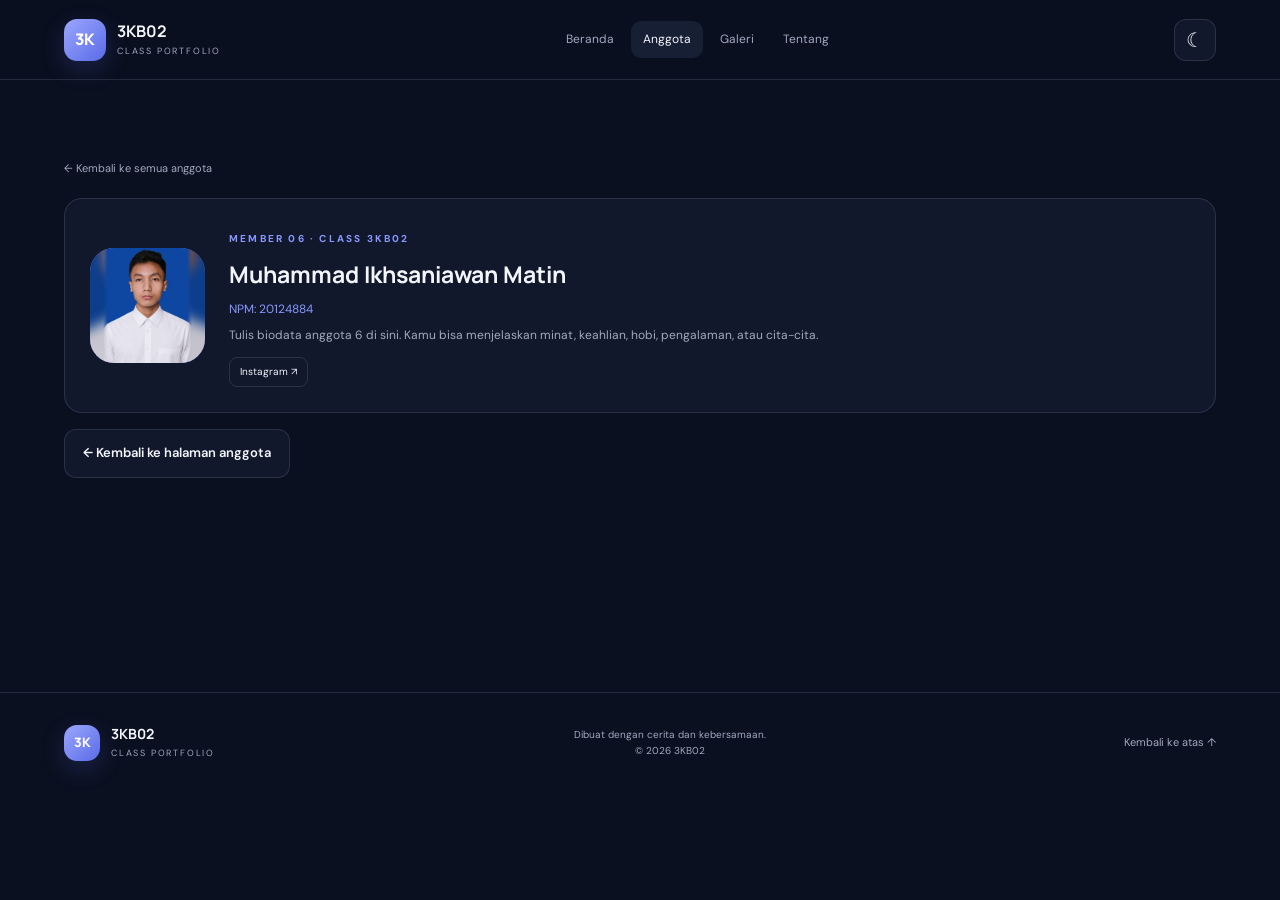
<file: profil-6.html>
<!doctype html>
<html lang="id">
  <head>
    <meta charset="UTF-8" />
    <meta name="viewport" content="width=device-width, initial-scale=1.0" />
    <meta name="description" content="Website portofolio kelas 3KB02" />
    <title>Profil Anggota 6 | 3KB02 Class Portfolio</title>
    <link rel="preconnect" href="https://fonts.googleapis.com" />
    <link
      href="https://fonts.googleapis.com/css2?family=DM+Sans:wght@400;500;600;700&family=Manrope:wght@400;500;600;700;800&display=swap"
      rel="stylesheet" />
    <link rel="stylesheet" href="style.css" />
  </head>
  <body>
    <!-- Checkbox CSS untuk mengganti tema, tanpa JavaScript. -->
    <input
      class="theme-toggle"
      type="checkbox"
      id="theme-toggle"
      aria-label="Ganti mode gelap atau terang" />

    <div class="site">
      <!-- Header navigasi dipakai bersama oleh semua halaman. -->
      <header class="header">
        <a class="brand" href="index.html" aria-label="Beranda 3KB02">
          <span class="brand-mark">3K</span>
          <span class="brand-copy">
            <strong>3KB02</strong>
            <small>CLASS PORTFOLIO</small>
          </span>
        </a>

        <nav class="nav" aria-label="Navigasi utama">
          <a class="" href="index.html">Beranda</a>
          <a class="active" href="anggota.html">Anggota</a>
          <a class="" href="galeri.html">Galeri</a>
          <a class="" href="tentang.html">Tentang</a>
        </nav>

        <label class="theme-button" for="theme-toggle" title="Ganti tema">
          <span class="theme-moon">☾</span>
          <span class="theme-sun">☀</span>
        </label>
      </header>
      <main class="page-main container">
        <a class="back-link" href="anggota.html">← Kembali ke semua anggota</a>

        <!-- Profil anggota 6. Ganti nama, NPM, foto, biodata, dan akun media sosial. -->
        <section class="profile-card">
          <div class="profile-photo">
            <img
              src="assets/foto-anggota/anggota-6.jpg"
              alt="Foto Nama Anggota 6" />
            <span>A6</span>
          </div>

          <div>
            <span class="eyebrow">MEMBER 06 · CLASS 3KB02</span>
            <h2>Muhammad Ikhsaniawan Matin</h2>
            <p class="profile-npm">NPM: 20124884</p>
            <p>
              Tulis biodata anggota 6 di sini. Kamu bisa menjelaskan minat,
              keahlian, hobi, pengalaman, atau cita-cita.
            </p>

            <div class="social-links">
              <a
                href="https://instagram.com/"
                target="_blank"
                rel="noopener noreferrer"
                >Instagram ↗</a
              >
            </div>
          </div>
        </section>

        <a class="button button-secondary" href="anggota.html"
          >← Kembali ke halaman anggota</a
        >
      </main>

      <!-- Footer ditampilkan di bagian bawah setiap halaman. -->
      <footer class="footer">
        <a class="brand" href="index.html">
          <span class="brand-mark">3K</span>
          <span class="brand-copy">
            <strong>3KB02</strong>
            <small>CLASS PORTFOLIO</small>
          </span>
        </a>
        <p>Dibuat dengan cerita dan kebersamaan.<br />© 2026 3KB02</p>
        <a class="back-top" href="#">Kembali ke atas ↑</a>
      </footer>
    </div>
  </body>
</html>
</file>
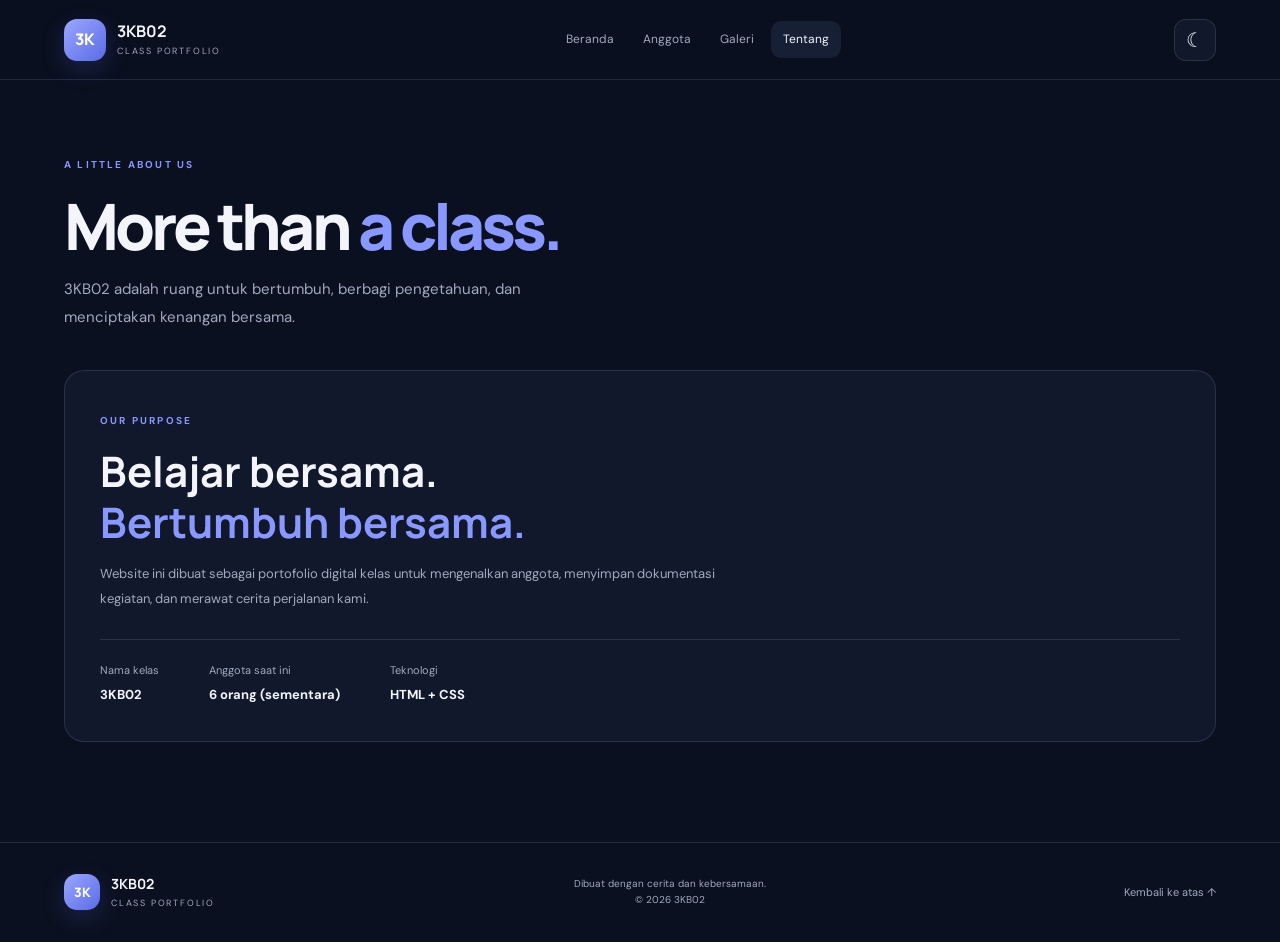
<file: tentang.html>
<!DOCTYPE html>
<html lang="id">
<head>
    <meta charset="UTF-8">
    <meta name="viewport" content="width=device-width, initial-scale=1.0">
    <meta name="description" content="Website portofolio kelas 3KB02">
    <title>Tentang Kelas | 3KB02 Class Portfolio</title>
    <link rel="preconnect" href="https://fonts.googleapis.com">
    <link href="https://fonts.googleapis.com/css2?family=DM+Sans:wght@400;500;600;700&family=Manrope:wght@400;500;600;700;800&display=swap" rel="stylesheet">
    <link rel="stylesheet" href="style.css">
</head>
<body>
    <!-- Checkbox CSS untuk mengganti tema, tanpa JavaScript. -->
    <input class="theme-toggle" type="checkbox" id="theme-toggle" aria-label="Ganti mode gelap atau terang">

    <div class="site">
        <!-- Header navigasi dipakai bersama oleh semua halaman. -->
        <header class="header">
            <a class="brand" href="index.html" aria-label="Beranda 3KB02">
                <span class="brand-mark">3K</span>
                <span class="brand-copy">
                    <strong>3KB02</strong>
                    <small>CLASS PORTFOLIO</small>
                </span>
            </a>

            <nav class="nav" aria-label="Navigasi utama">
                <a class="" href="index.html">Beranda</a>
            <a class="" href="anggota.html">Anggota</a>
            <a class="" href="galeri.html">Galeri</a>
            <a class="active" href="tentang.html">Tentang</a>
            </nav>

            <label class="theme-button" for="theme-toggle" title="Ganti tema">
                <span class="theme-moon">☾</span>
                <span class="theme-sun">☀</span>
            </label>
        </header>
        <main class="page-main container">
            <span class="eyebrow">A LITTLE ABOUT US</span>
            <h1 class="page-title">More than <span>a class.</span></h1>
            <p class="page-description">
                3KB02 adalah ruang untuk bertumbuh, berbagi pengetahuan,
                dan menciptakan kenangan bersama.
            </p>

            <section class="about-card">
                <span class="eyebrow">OUR PURPOSE</span>
                <h2>Belajar bersama.<br><span>Bertumbuh bersama.</span></h2>
                <p>
                    Website ini dibuat sebagai portofolio digital kelas untuk mengenalkan
                    anggota, menyimpan dokumentasi kegiatan, dan merawat cerita perjalanan kami.
                </p>

                <div class="facts">
                    <div><span>Nama kelas</span><strong>3KB02</strong></div>
                    <div><span>Anggota saat ini</span><strong>6 orang (sementara)</strong></div>
                    <div><span>Teknologi</span><strong>HTML + CSS</strong></div>
                </div>
            </section>
        </main>

        <!-- Footer ditampilkan di bagian bawah setiap halaman. -->
        <footer class="footer">
            <a class="brand" href="index.html">
                <span class="brand-mark">3K</span>
                <span class="brand-copy">
                    <strong>3KB02</strong>
                    <small>CLASS PORTFOLIO</small>
                </span>
            </a>
            <p>Dibuat dengan cerita dan kebersamaan.<br>© 2026 3KB02</p>
            <a class="back-top" href="#">Kembali ke atas ↑</a>
        </footer>
    </div>
</body>
</html>
</file>
<file: style.css>
/* =========================================================

   PORTOFOLIO KELAS 3KB02

   File ini mengatur warna, layout, responsif, dan animasi.

   Tidak menggunakan JavaScript.

   ========================================================= */



/* 1. VARIABEL WARNA TEMA GELAP */

:root {

  color-scheme: dark;

  --bg: #0b1020;

  --surface: #11182b;

  --surface-secondary: #171f35;

  --text: #f3f5fb;

  --muted: #a0a9bf;

  --line: rgba(164, 177, 210, 0.17);

  --accent: #8998ff;

  --accent-strong: #6578ff;

  --shadow: 0 24px 80px rgba(0, 0, 0, 0.28);

  --header-bg: rgba(11, 16, 32, 0.86);

}



/* 2. VARIABEL WARNA TEMA TERANG

   Checkbox di HTML mengaktifkan tema terang. */

#theme-toggle:checked ~ .site {

  color-scheme: light;

  --bg: #f7f8fc;

  --surface: #ffffff;

  --surface-secondary: #edf0fa;

  --text: #171b2b;

  --muted: #667089;

  --line: rgba(50, 63, 100, 0.15);

  --accent: #5668df;

  --accent-strong: #4658cf;

  --shadow: 0 24px 80px rgba(39, 48, 90, 0.1);

  --header-bg: rgba(247, 248, 252, 0.88);

}



/* 3. PENGATURAN DASAR */

* {

  box-sizing: border-box;

  scroll-behavior: smooth;

}



body {

  margin: 0;

  background: var(--bg);

  color: var(--text);

  font-family: "DM Sans", Arial, sans-serif;

  line-height: 1.6;

}



a {

  color: inherit;

  text-decoration: none;

}



h1,

h2,

h3,

p {

  margin-top: 0;

}



.site {

  min-height: 100vh;

  overflow: hidden;

  background: var(--bg);

  color: var(--text);

  transition:

    background 0.3s,

    color 0.3s;

}



.container {

  width: min(1160px, 90%);

  margin-inline: auto;

}



/* Checkbox disembunyikan; label tema tetap bisa diklik. */

.theme-toggle {

  position: absolute;

  opacity: 0;

  pointer-events: none;

}



/* 4. HEADER DAN NAVIGASI */

.header {

  position: sticky;

  top: 0;

  z-index: 20;

  min-height: 80px;

  padding: 12px max(5vw, 24px);

  display: flex;

  align-items: center;

  justify-content: space-between;

  gap: 18px;

  border-bottom: 1px solid var(--line);

  background: var(--header-bg);

  backdrop-filter: blur(18px);

}



.brand {

  display: flex;

  align-items: center;

  gap: 11px;

  flex-shrink: 0;

}



.brand-mark {

  width: 42px;

  height: 42px;

  display: grid;

  place-items: center;

  border-radius: 13px;

  background: linear-gradient(135deg, #9ba7ff, #5a6be6);

  color: #ffffff;

  font-family: "Manrope", Arial, sans-serif;

  font-weight: 800;

  box-shadow: 0 8px 24px rgba(101, 120, 255, 0.19);

}



.brand-copy {

  display: flex;

  flex-direction: column;

  line-height: 1.2;

}



.brand-copy strong {

  font-family: "Manrope", Arial, sans-serif;

  font-size: 16px;

}



.brand-copy small {

  margin-top: 5px;

  color: var(--muted);

  font-size: 9px;

  letter-spacing: 1.8px;

}



.nav {

  display: flex;

  align-items: center;

  gap: 5px;

  flex-wrap: wrap;

}



.nav a {

  padding: 9px 12px;

  border-radius: 10px;

  color: var(--muted);

  font-size: 12px;

  transition:

    background 0.2s,

    color 0.2s;

}



.nav a:hover,

.nav a.active {

  background: var(--surface-secondary);

  color: var(--text);

}



/* Tombol tema hanya menggunakan checkbox dan CSS. */

.theme-button {

  width: 42px;

  height: 42px;

  display: grid;

  place-items: center;

  flex-shrink: 0;

  border: 1px solid var(--line);

  border-radius: 12px;

  background: var(--surface);

  cursor: pointer;

  font-size: 20px;

}



.theme-sun {

  display: none;

}



#theme-toggle:checked ~ .site .theme-moon {

  display: none;

}



#theme-toggle:checked ~ .site .theme-sun {

  display: inline;

}



/* 5. TEKS DAN TOMBOL UMUM */

.eyebrow {

  display: inline-flex;

  align-items: center;

  gap: 9px;

  color: var(--accent);

  font-size: 10px;

  font-weight: 700;

  letter-spacing: 2.2px;

}



.eyebrow-dot {

  width: 7px;

  height: 7px;

  border-radius: 50%;

  background: var(--accent);

}



.button {

  display: inline-flex;

  align-items: center;

  padding: 13px 18px;

  border: 1px solid transparent;

  border-radius: 12px;

  font-size: 13px;

  font-weight: 600;

  transition:

    transform 0.25s,

    border-color 0.25s;

}



.button:hover {

  transform: translateY(-3px);

}



.button-primary {

  background: var(--accent-strong);

  color: #ffffff;

}



.button-primary span {

  margin-left: 12px;

  font-size: 17px;

}



.button-secondary {

  border-color: var(--line);

  background: var(--surface);

  color: var(--text);

}



/* 6. HERO / BAGIAN UTAMA BERANDA */

.hero {

  min-height: 570px;

  padding-top: 72px;

  padding-bottom: 55px;

  display: grid;

  grid-template-columns: 1fr 0.95fr;

  align-items: center;

  gap: 58px;

}



.hero h1,

.page-title {

  margin: 24px 0 20px;

  font-family: "Manrope", Arial, sans-serif;

  font-size: clamp(43px, 5.2vw, 72px);

  font-weight: 800;

  line-height: 1.08;

  letter-spacing: -3.8px;

}



.hero h1 span,

.page-title span,

.section-title span {

  color: var(--accent);

}



.hero-description,

.page-description {

  max-width: 520px;

  color: var(--muted);

  font-size: 15px;

  line-height: 1.9;

}



.hero-actions {

  display: flex;

  flex-wrap: wrap;

  gap: 12px;

  margin-top: 30px;

}



.hero-note {

  display: flex;

  align-items: center;

  gap: 12px;

  margin-top: 32px;

  color: var(--muted);

  font-size: 11px;

}



.note-line {

  width: 35px;

  height: 1px;

  background: var(--accent);

}



/* 7. FOTO GABUNGAN KELAS */

.hero-visual {

  position: relative;

  min-width: 0;

}



.hero-frame {

  position: relative;

  height: 400px;

  overflow: hidden;

  isolation: isolate;

  border: 1px solid var(--line);

  border-radius: 25px;

  background: linear-gradient(145deg, #252d52, #12192c);

  box-shadow: var(--shadow);

}



.class-photo {

  position: absolute;

  z-index: 1;

  inset: 0;

  width: 100%;

  height: 100%;

  object-fit: cover;

}



.photo-placeholder {

  position: absolute;

  z-index: 0;

  inset: 0;

  display: flex;

  flex-direction: column;

  align-items: center;

  justify-content: center;

  gap: 8px;

  background:

    radial-gradient(ellipse at 25% 20%, #6578ff60, transparent 42%),

    radial-gradient(ellipse at 80% 70%, #bd7bff40, transparent 40%),

    linear-gradient(140deg, #252d52, #10172a);

  color: #ffffff;

  text-align: center;

}



.placeholder-icon {

  color: #aab5ff;

  font-size: 46px;

}



.photo-placeholder strong {

  font-family: "Manrope", Arial, sans-serif;

  font-size: 19px;

}



.photo-placeholder small {

  color: #c2c9e0;

  font-size: 11px;

  line-height: 1.7;

}



.image-overlay {

  position: absolute;

  z-index: 3;

  inset: 35% 0 0;

  background: linear-gradient(transparent, rgba(5, 8, 18, 0.9));

  pointer-events: none;

}



.image-caption {

  position: absolute;

  z-index: 4;

  bottom: 25px;

  left: 25px;

  display: flex;

  flex-direction: column;

  color: #ffffff;

}



.image-caption .caption-label {

  color: #c3cbff;

  font-size: 9px;

  letter-spacing: 2px;

}



.image-caption strong {

  font-family: "Manrope", Arial, sans-serif;

  font-size: 39px;

}



.image-caption span:last-child {

  font-size: 11px;

  color: #d0d5e6;

}



.floating-badge {

  position: absolute;

  z-index: 5;

  top: 27px;

  right: -20px;

  display: flex;

  align-items: center;

  gap: 10px;

  padding: 13px 17px;

  border: 1px solid #ffffff25;

  border-radius: 14px;

  background: rgba(20, 27, 48, 0.9);

  color: #ffffff;

  box-shadow: var(--shadow);

}



.badge-icon {

  width: 34px;

  height: 34px;

  display: grid;

  place-items: center;

  border-radius: 10px;

  background: #6679f5;

  font-size: 19px;

}



.floating-badge strong,

.floating-badge small {

  display: block;

}



.floating-badge strong {

  font-size: 11px;

}



.floating-badge small {

  margin-top: 3px;

  color: #bac2d9;

  font-size: 9px;

}



/* 8. STATISTIK KELAS */

.stats {

  display: flex;

  align-items: center;

  justify-content: center;

  gap: clamp(24px, 7vw, 100px);

  padding: 27px 20px;

  border-top: 1px solid var(--line);

  border-bottom: 1px solid var(--line);

}



.stat {

  display: flex;

  align-items: center;

  gap: 12px;

}



.stat strong {

  font-family: "Manrope", Arial, sans-serif;

  font-size: 29px;

}



.stat span {

  max-width: 80px;

  color: var(--muted);

  font-size: 11px;

  line-height: 1.4;

}



.stat-divider {

  width: 1px;

  height: 35px;

  background: var(--line);

}



/* 9. JUDUL BAGIAN */

.section {

  padding-top: 90px;

  padding-bottom: 80px;

}



.section-heading {

  margin-bottom: 30px;

}



.section-title {

  margin: 10px 0;

  font-family: "Manrope", Arial, sans-serif;

  font-size: clamp(28px, 3.4vw, 42px);

  letter-spacing: -1.7px;

}



.section-heading p {

  color: var(--muted);

  font-size: 13px;

}



/* 10. KARTU ANGGOTA */

.member-grid {

  display: grid;

  grid-template-columns: repeat(3, minmax(0, 1fr));

  gap: 18px;

}



.member-card {

  overflow: hidden;

  border: 1px solid var(--line);

  border-radius: 17px;

  background: var(--surface);

  animation: fade-up 0.6s both;

  transition:

    transform 0.3s,

    border-color 0.3s,

    box-shadow 0.3s;

}



.member-card:hover {

  transform: translateY(-6px);

  border-color: #8998ff80;

  box-shadow: 0 18px 40px #00000014;

}



.member-art {

  position: relative;

  height: 190px;

  display: grid;

  place-items: center;

  overflow: hidden;

  background:

    radial-gradient(circle at 20% 15%, #b2bcff45, transparent 35%),

    linear-gradient(135deg, #2b3763, #171d36);

}



.member-art img {

  position: absolute;

  z-index: 1;

  inset: 0;

  width: 100%;

  height: 100%;

  object-fit: cover;

}



.member-initial {

  width: 76px;

  height: 76px;

  display: grid;

  place-items: center;

  border: 1px solid #ffffff30;

  border-radius: 25px;

  background: #ffffff14;

  color: #ffffff;

  font-family: "Manrope", Arial, sans-serif;

  font-size: 25px;

  font-weight: 800;

}



.member-number {

  position: absolute;

  z-index: 2;

  top: 14px;

  left: 14px;

  padding: 5px 8px;

  border: 1px solid #ffffff20;

  border-radius: 8px;

  background: #0b10208a;

  color: #ffffff;

  font-size: 9px;

}



.member-content {

  padding: 17px;

}



.member-content h3 {

  margin-bottom: 5px;

  font-family: "Manrope", Arial, sans-serif;

  font-size: 16px;

}



.member-npm {

  margin-bottom: 13px;

  color: var(--muted);

  font-size: 11px;

}



.member-bottom {

  display: flex;

  align-items: center;

  justify-content: space-between;

  padding-top: 12px;

  border-top: 1px solid var(--line);

}



.member-tag {

  color: var(--accent);

  font-size: 9px;

  letter-spacing: 0.7px;

  text-transform: uppercase;

}



.member-arrow {

  color: var(--muted);

  font-size: 17px;

  transition: transform 0.2s;

}



.member-card:hover .member-arrow {

  transform: translate(3px, -3px);

  color: var(--accent);

}



/* 11. HALAMAN PROFIL INDIVIDU */

.page-main {

  min-height: 68vh;

  padding-top: 70px;

  padding-bottom: 100px;

}



.page-title {

  margin: 15px 0;

  font-size: clamp(42px, 5vw, 64px);

}



.page-description {

  margin-bottom: 38px;

}



.profile-card {

  display: grid;

  grid-template-columns: 115px 1fr;

  align-items: center;

  gap: 24px;

  margin-bottom: 16px;

  padding: 25px;

  border: 1px solid var(--line);

  border-radius: 18px;

  background: var(--surface);

}



.profile-photo {

  position: relative;

  width: 115px;

  height: 115px;

  display: grid;

  place-items: center;

  overflow: hidden;

  border-radius: 24px;

  background: linear-gradient(135deg, #7587ff, #3b4db9);

  color: #ffffff;

  font-family: "Manrope", Arial, sans-serif;

  font-size: 28px;

  font-weight: 800;

}



.profile-photo img {

  position: absolute;

  z-index: 1;

  inset: 0;

  width: 100%;

  height: 100%;

  object-fit: cover;

}



.profile-card h2 {

  margin: 7px 0 0;

  font-family: "Manrope", Arial, sans-serif;

  font-size: 23px;

}



.profile-card p {

  margin: 7px 0;

  color: var(--muted);

  font-size: 12px;

}



.profile-card .profile-npm {

  color: var(--accent);

}



.social-links {

  display: flex;

  flex-wrap: wrap;

  gap: 8px;

  margin-top: 12px;

}



.social-links a {

  padding: 6px 10px;

  border: 1px solid var(--line);

  border-radius: 8px;

  font-size: 10px;

}



.social-links a:hover {

  border-color: var(--accent);

  color: var(--accent);

}



.back-link {

  display: inline-block;

  margin: 10px 0 20px;

  color: var(--muted);

  font-size: 11px;

}



.back-link:hover {

  color: var(--accent);

}



/* 12. GALERI */

.gallery-grid {

  display: grid;

  grid-template-columns: repeat(2, minmax(0, 1fr));

  gap: 22px;

}



/* Foto galeri agar seluruh gambar terlihat */

.gallery-feature {

  position: relative;

  width: 100%;

  height: 395px;

  overflow: hidden;

  border-radius: 24px;

}



.gallery-feature img {

  width: 100%;

  height: 100%;

  display: block;

  object-fit: cover;

  object-position: center;

}

.gallery-card {

  min-width: 0;

}



.gallery-card-wide {

  grid-column: span 2;

}



.gallery-art {

  position: relative;

  height: 230px;

  display: flex;

  align-items: center;

  justify-content: center;

  overflow: hidden;

  border: 1px solid var(--line);

  border-radius: 18px;

}



.gallery-card-wide .gallery-art {

  height: 310px;

}

/* Foto galeri memenuhi seluruh bingkai tanpa panel kosong di sisi */
.gallery-art img {
  position: absolute;
  inset: 0;
  width: 100%;
  height: 100%;
  max-width: none;
  display: block;
  object-fit: cover;
  object-position: center;
}

/* Label dan simbol tetap berada di atas gambar */
.gallery-symbol,
.gallery-label {
  z-index: 2;
}



.art-blue {

  background:

    radial-gradient(circle at 20% 20%, #a6b0ff50, transparent 35%),

    linear-gradient(135deg, #25345e, #10182d);

}



.art-purple {

  background:

    radial-gradient(circle at 75% 25%, #d5a2ff45, transparent 35%),

    linear-gradient(135deg, #48326a, #1b1835);

}



.art-green {

  background:

    radial-gradient(circle at 70% 20%, #9fe6c145, transparent 35%),

    linear-gradient(135deg, #24564f, #132c31);

}



.gallery-symbol {

  color: #ffffffba;

  font-size: 75px;

}



.gallery-label {

  position: absolute;

  bottom: 19px;

  left: 22px;

  color: #ffffffad;

  font-size: 10px;

  letter-spacing: 3px;

}



.gallery-info {

  display: flex;

  justify-content: space-between;

  gap: 12px;

  padding: 14px 3px;

}



.gallery-info h3 {

  margin-bottom: 4px;

  font-family: "Manrope", Arial, sans-serif;

  font-size: 15px;

}



.gallery-info p {

  margin: 0;

  color: var(--muted);

  font-size: 11px;

}



/* 13. HALAMAN TENTANG */

.about-card {

  padding: 35px;

  border: 1px solid var(--line);

  border-radius: 20px;

  background: var(--surface);

}



.about-card h2 {

  margin: 15px 0;

  font-family: "Manrope", Arial, sans-serif;

  font-size: clamp(28px, 4vw, 42px);

  line-height: 1.2;

}



.about-card h2 span {

  color: var(--accent);

}



.about-card > p {

  max-width: 650px;

  color: var(--muted);

  font-size: 13px;

  line-height: 1.9;

}



.facts {

  display: flex;

  flex-wrap: wrap;

  gap: 50px;

  margin-top: 28px;

  padding-top: 22px;

  border-top: 1px solid var(--line);

}



.facts div {

  display: flex;

  flex-direction: column;

  gap: 5px;

}



.facts span {

  color: var(--muted);

  font-size: 11px;

}



.facts strong {

  font-size: 13px;

}



/* 14. FOOTER */

.footer {

  min-height: 100px;

  padding: 25px max(5vw, 24px);

  display: flex;

  align-items: center;

  justify-content: space-between;

  gap: 20px;

  border-top: 1px solid var(--line);

}



.footer .brand-mark {

  width: 36px;

  height: 36px;

  font-size: 13px;

}



.footer .brand-copy strong {

  font-size: 14px;

}



.footer p {

  margin: 0;

  color: var(--muted);

  font-size: 10px;

  text-align: center;

}



.back-top {

  color: var(--muted);

  font-size: 11px;

}



/* 15. ANIMASI */

@keyframes fade-up {

  from {

    opacity: 0;

    transform: translateY(18px);

  }

  to {

    opacity: 1;

    transform: translateY(0);

  }

}



@keyframes orbit {

  to {

    transform: rotate(360deg);

  }

}



/* 16. RESPONSIVE UNTUK TABLET DAN HP */

@media (max-width: 900px) {

  .hero {

    grid-template-columns: 1fr 0.9fr;

    gap: 30px;

    min-height: 520px;

    padding-top: 55px;

  }



  .hero-frame {

    height: 350px;

  }

  .hero h1 {

    font-size: clamp(42px, 6vw, 60px);

  }

  .floating-badge {

    right: -8px;

  }

  .member-grid {

    grid-template-columns: repeat(2, minmax(0, 1fr));

  }

  .stats {

    gap: 28px;

  }

}



@media (max-width: 700px) {

  .header {

    padding: 12px 5%;

    flex-wrap: wrap;

    gap: 10px;

  }



  .nav {

    order: 3;

    flex-basis: 100%;

    overflow-x: auto;

    flex-wrap: nowrap;

  }



  .nav a {

    white-space: nowrap;

    padding: 8px 10px;

    font-size: 11px;

  }



  .theme-button {

    margin-left: auto;

  }

  .hero {

    grid-template-columns: 1fr;

    padding-top: 48px;

    gap: 38px;

  }

  .hero h1 {

    font-size: clamp(43px, 12vw, 60px);

    letter-spacing: -2.8px;

  }

  .hero-description {

    font-size: 13px;

  }

  .hero-visual {

    width: calc(100% - 10px);

    margin: 0 auto;

  }

  .hero-frame {

    height: 330px;

  }

  .floating-badge {

    right: -8px;

    top: 18px;

  }

  .stats {

    gap: 13px;

    padding: 22px 0;

  }

  .stat {

    flex: 1;

    flex-direction: column;

    align-items: flex-start;

    gap: 2px;

  }

  .stat strong {

    font-size: 25px;

  }

  .stat span {

    font-size: 9px;

  }

  .stat-divider {

    height: 40px;

  }

  .section {

    padding-top: 65px;

    padding-bottom: 60px;

  }

  .member-grid {

    gap: 12px;

  }

  .member-art {

    height: 145px;

  }

  .member-content {

    padding: 13px;

  }

  .member-content h3 {

    font-size: 13px;

  }

  .profile-card {

    grid-template-columns: 75px 1fr;

    gap: 15px;

    padding: 16px;

  }

  .profile-photo {

    width: 75px;

    height: 75px;

    font-size: 20px;

  }

  .profile-card h2 {

    font-size: 18px;

  }

  .gallery-grid {

    gap: 13px;

  }

  .gallery-art {

    height: 160px;

  }

  .gallery-card-wide .gallery-art {

    height: 220px;

  }

  .gallery-info h3 {

    font-size: 12px;

  }

  .gallery-info p {

    font-size: 10px;

  }

  .gallery-symbol {

    font-size: 55px;

  }

  .about-card {

    padding: 25px;

  }

  .facts {

    gap: 22px;

  }

  .footer {

    flex-wrap: wrap;

  }

  .footer p {

    order: 3;

    flex-basis: 100%;

    text-align: left;

  }

}



@media (max-width: 420px) {

  .member-grid {

    grid-template-columns: 1fr;

  }

  .member-art {

    height: 190px;

  }

  .gallery-art {

    height: 140px;

  }

  .gallery-card-wide .gallery-art {

    height: 190px;

  }

  .stat strong {

    font-size: 22px;

  }

  .profile-card {

    grid-template-columns: 1fr;

  }

  .profile-photo {

    width: 90px;

    height: 90px;

  }

}



/* Hormati pengaturan perangkat yang mengurangi animasi. */

@media (prefers-reduced-motion: reduce) {

  *,

  *::before,

  *::after {

    animation-duration: 0.01ms !important;

    scroll-behavior: auto !important;

    transition-duration: 0.01ms !important;

  }

}



/* =========================================================

   17. PENYESUAIAN TAMBAHAN UNTUK BERBAGAI UKURAN PERANGKAT

   Desktop, laptop, tablet, HP, dan layar sangat kecil.

   ========================================================= */



/* Mencegah teks panjang atau elemen lebar merusak layout. */

html {

  width: 100%;

  overflow-x: clip;

  -webkit-text-size-adjust: 100%;

  text-size-adjust: 100%;

}



img {

  max-width: 100%;

}



button,

a,

label {

  -webkit-tap-highlight-color: transparent;

}



/* Laptop dengan tinggi layar pendek. */

@media (max-height: 650px) and (min-width: 701px) {

  .hero {

    min-height: auto;

    padding-top: 42px;

    padding-bottom: 42px;

  }



  .hero-frame {

    height: min(360px, 58vh);

  }

}



/* Tablet dan layar menengah. */

@media (min-width: 701px) and (max-width: 1024px) {

  .container {

    width: min(100% - 48px, 920px);

  }



  .header {

    padding-inline: 24px;

  }



  .nav {

    gap: 2px;

  }



  .nav a {

    padding: 8px 9px;

    font-size: 11px;

  }



  .hero {

    gap: 28px;

  }



  .hero h1 {

    font-size: clamp(40px, 5vw, 56px);

    letter-spacing: -2px;

  }



  .hero-frame {

    height: 330px;

  }



  .member-grid {

    grid-template-columns: repeat(2, minmax(0, 1fr));

  }

}



/* HP: navigasi, kartu, dan profil dibuat lebih ringkas. */

@media (max-width: 700px) {

  .container {

    width: calc(100% - 32px);

  }



  .header {

    padding: 12px 16px;

    gap: 10px;

  }



  .brand-mark {

    width: 38px;

    height: 38px;

  }



  .brand-copy strong {

    font-size: 14px;

  }



  .brand-copy small {

    font-size: 8px;

    letter-spacing: 1.3px;

  }



  .nav {

    max-width: 100%;

    padding-bottom: 3px;

    scrollbar-width: thin;

  }



  .nav a {

    flex: 0 0 auto;

    min-height: 36px;

    display: inline-flex;

    align-items: center;

  }



  .theme-button {

    width: 38px;

    height: 38px;

  }



  .hero {

    min-height: auto;

    padding-top: 42px;

    padding-bottom: 36px;

  }



  .hero h1 {

    font-size: clamp(38px, 10vw, 54px);

    letter-spacing: -2px;

  }



  .hero-description,

  .page-description {

    font-size: 13px;

  }



  .hero-frame {

    height: clamp(250px, 72vw, 340px);

  }



  .floating-badge {

    right: 10px;

    top: 10px;

    padding: 9px 11px;

  }



  .image-caption {

    left: 18px;

    bottom: 18px;

  }



  .image-caption strong {

    font-size: 32px;

  }



  .stats {

    justify-content: space-between;

    gap: 10px;

    padding-inline: 0;

  }



  .stat {

    min-width: 0;

  }



  .stat strong {

    font-size: 23px;

  }



  .stat span {

    overflow-wrap: anywhere;

  }



  .section,

  .page-main {

    padding-top: 52px;

    padding-bottom: 58px;

  }



  .section-title {

    font-size: clamp(25px, 7vw, 32px);

    letter-spacing: -1px;

  }



  .page-title {

    font-size: clamp(38px, 10vw, 54px);

    letter-spacing: -2px;

  }



  .member-grid {

    grid-template-columns: repeat(2, minmax(0, 1fr));

    gap: 12px;

  }



  .member-art {

    height: clamp(120px, 38vw, 180px);

  }



  .member-content {

    padding: 12px;

  }



  .member-content h3 {

    font-size: 13px;

    overflow-wrap: anywhere;

  }



  .member-npm {

    overflow-wrap: anywhere;

  }



  .member-tag {

    font-size: 8px;

    letter-spacing: 0.3px;

  }



  .profile-card {

    grid-template-columns: 1fr;

    align-items: start;

  }



  .profile-photo {

    width: 92px;

    height: 92px;

  }



  .gallery-grid {

    grid-template-columns: 1fr;

  }



  .gallery-card-wide {

    grid-column: auto;

  }



  .gallery-card-wide .gallery-art,

  .gallery-art {

    height: clamp(170px, 55vw, 250px);

  }



  .facts {

    gap: 18px 28px;

  }



  .footer {

    padding: 22px 16px;

    gap: 14px;

  }

}



/* HP kecil, misalnya lebar 320–380 piksel. */

@media (max-width: 380px) {

  .container {

    width: calc(100% - 24px);

  }



  .header {

    padding-inline: 12px;

  }



  .hero h1 {

    font-size: 37px;

  }



  .hero-actions .button {

    padding: 11px 12px;

    font-size: 11px;

  }



  .member-grid {

    grid-template-columns: 1fr;

  }



  .member-art {

    height: 210px;

  }



  .stats {

    gap: 7px;

  }



  .stat strong {

    font-size: 20px;

  }



  .stat span {

    font-size: 8px;

  }



  .stat-divider {

    height: 32px;

  }



  .floating-badge small {

    display: none;

  }



  .about-card {

    padding: 20px;

  }

}



/* Orientasi landscape pada HP: kurangi ruang vertikal berlebihan. */

@media (max-width: 900px) and (orientation: landscape) {

  .hero {

    min-height: auto;

    padding-top: 28px;

    padding-bottom: 28px;

  }



  .hero-frame {

    height: 250px;

  }

}
</file>
